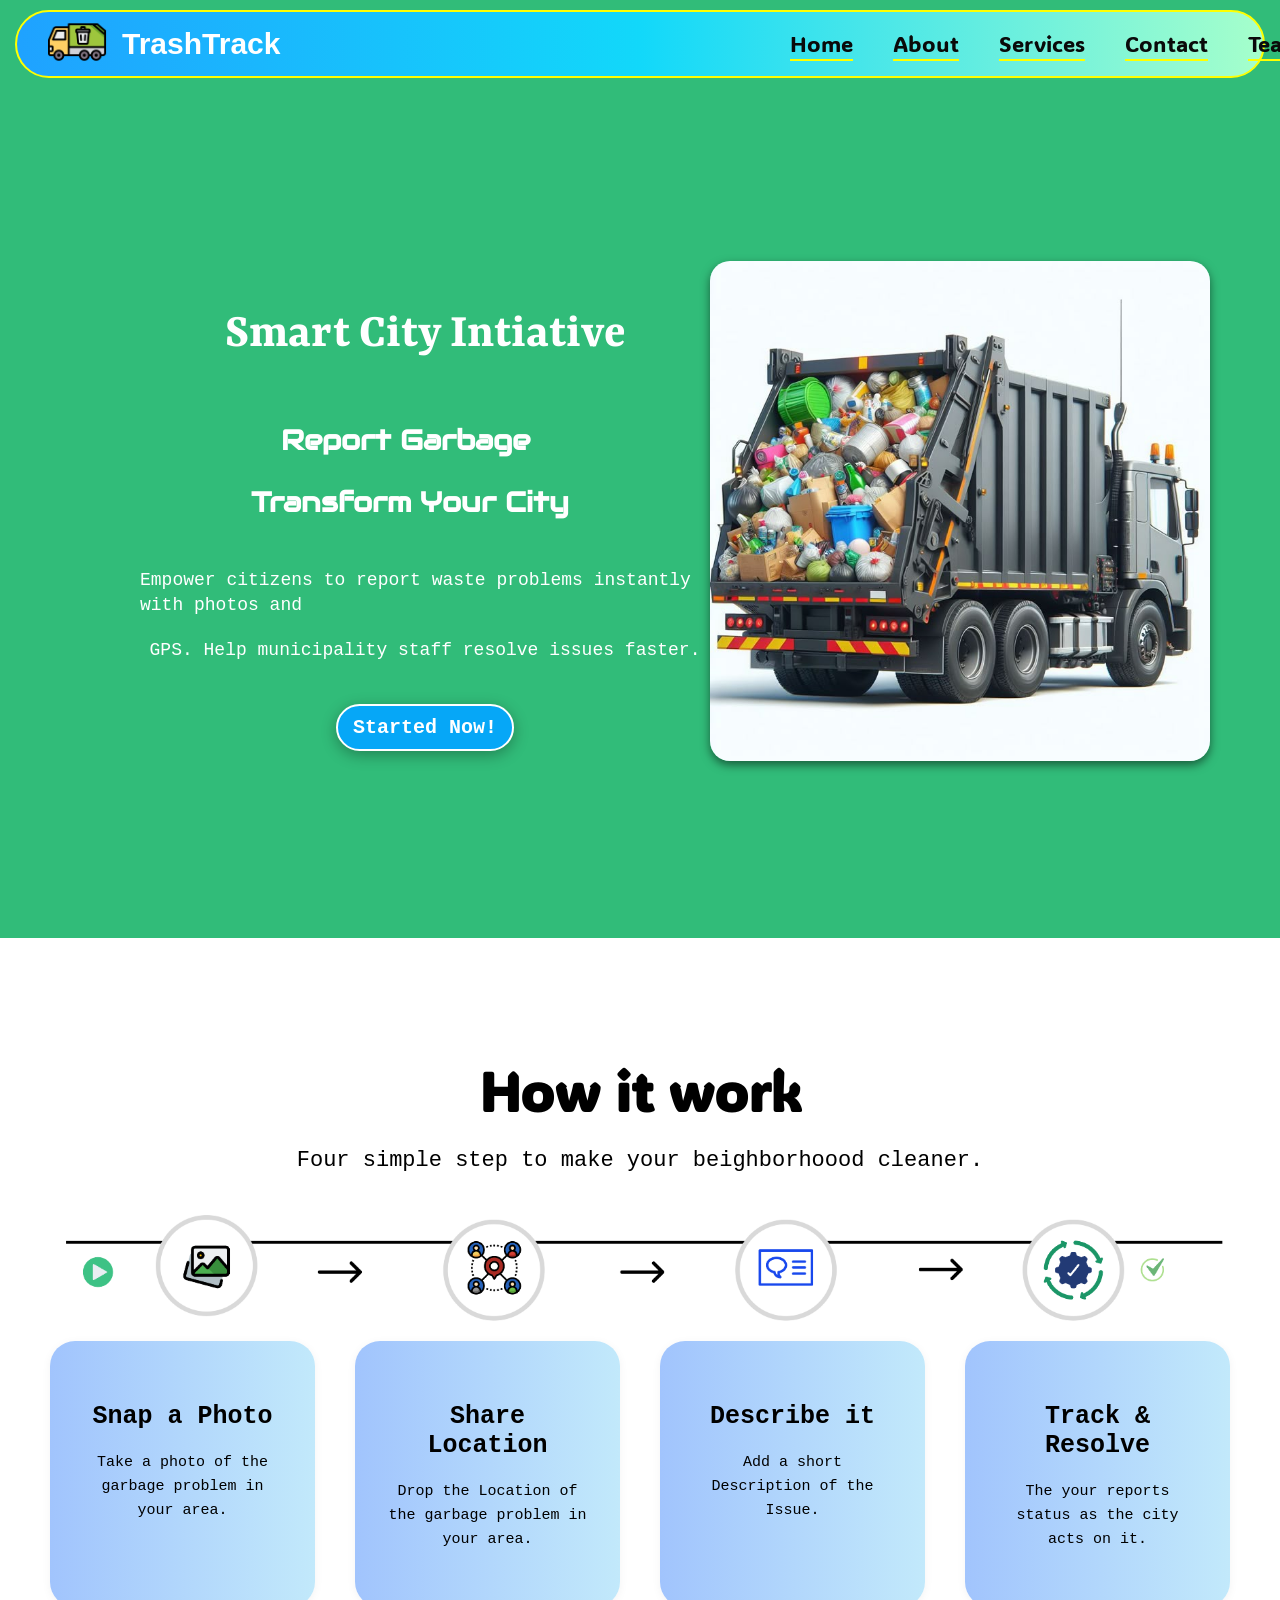
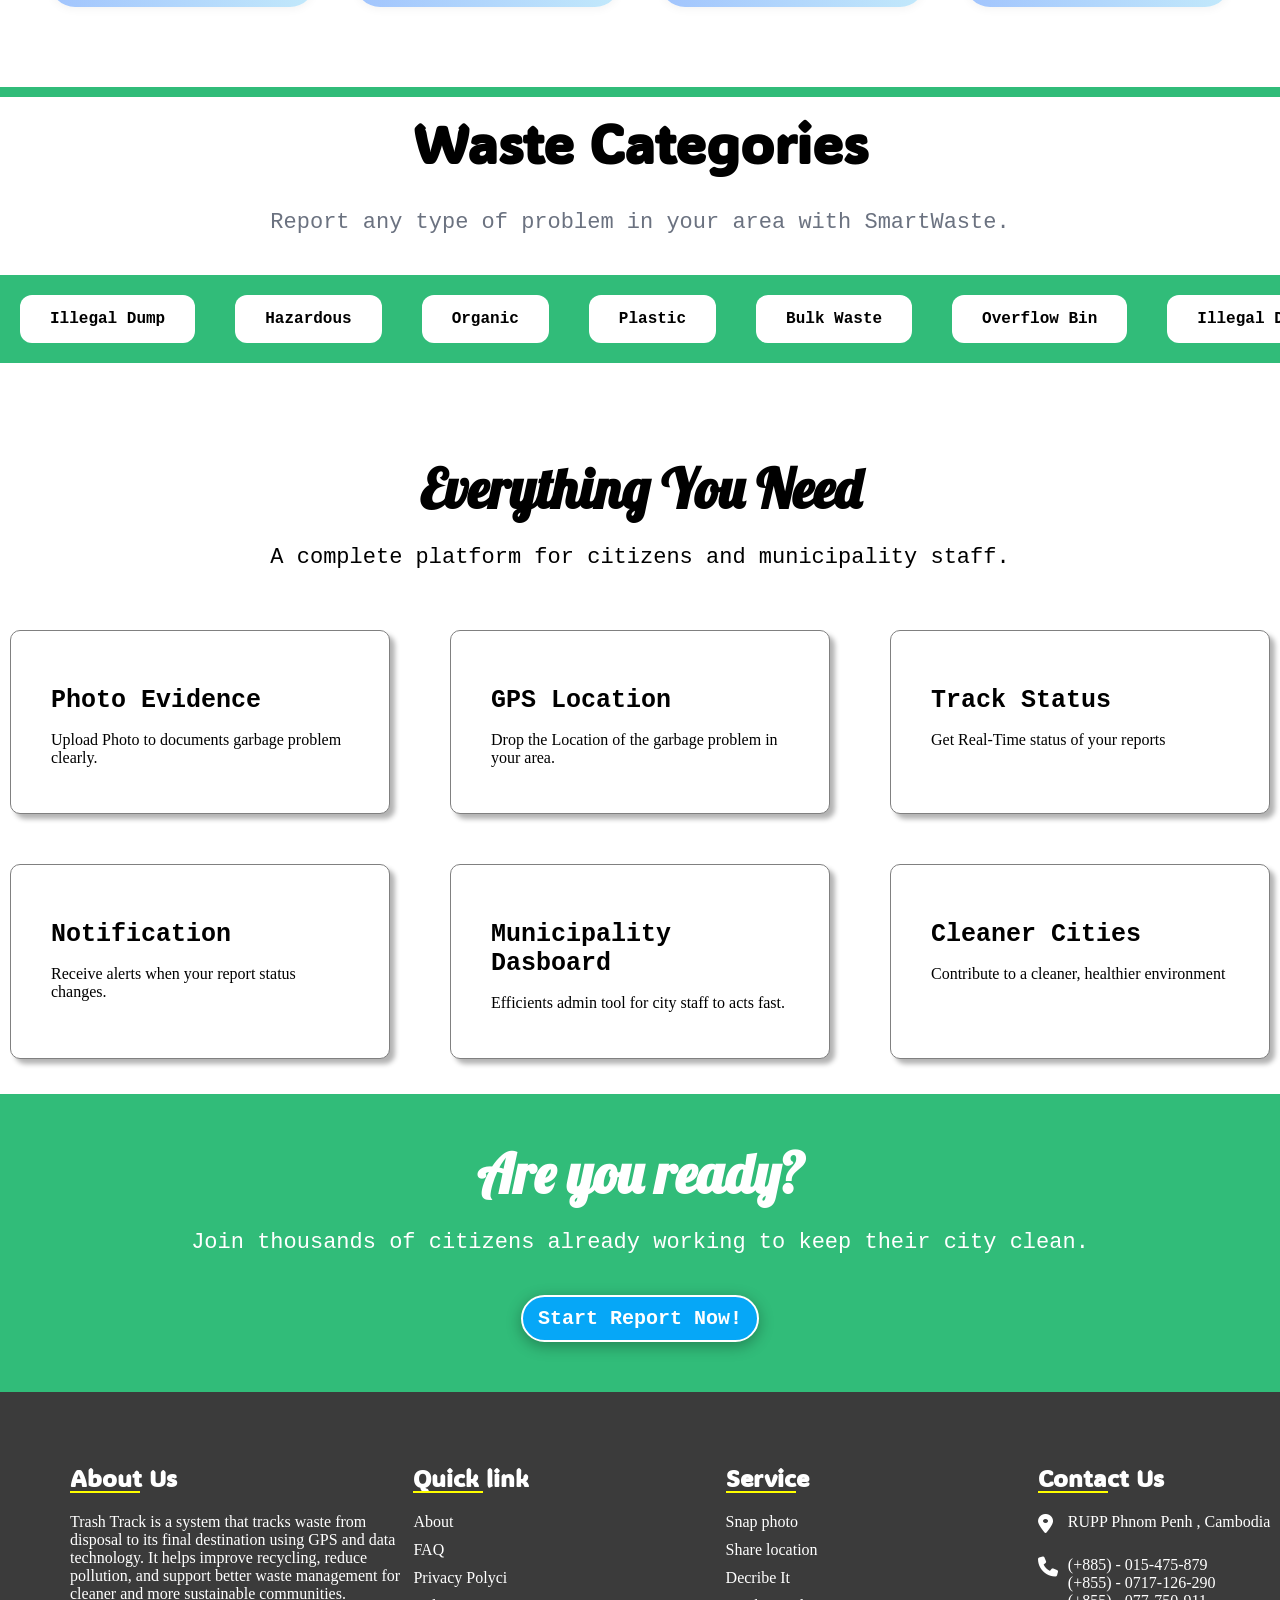
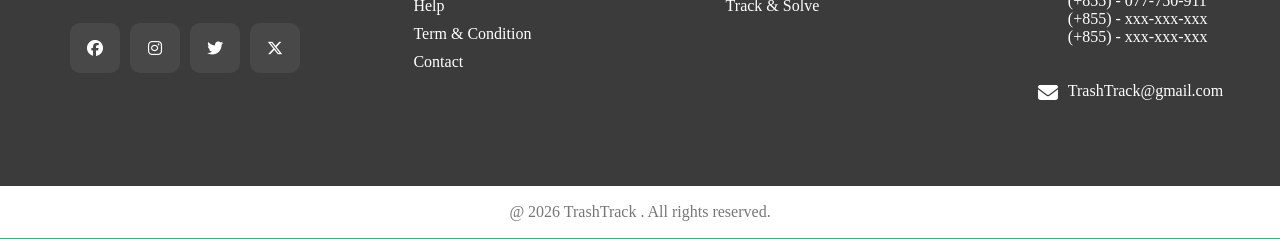
<file: index.html>
<!doctype html>
<html lang="en">
  <head>
    <meta charset="UTF-8" />
    <meta name="viewport" content="width=device-width, initial-scale=1.0" />
    <title>Smart Waste</title>
    <script src="Eng_kh.js" defer></script>

    <link rel="stylesheet" href="styles.css" />
    <link rel="preconnect" href="https://fonts.googleapis.com" />
    <link rel="preconnect" href="https://fonts.gstatic.com" crossorigin />
    <link
      href="https://fonts.googleapis.com/css2?family=Archivo+Black&family=Lobster&display=swap"
      rel="stylesheet"
    />
    <link rel="preconnect" href="https://fonts.googleapis.com" />
    <link rel="preconnect" href="https://fonts.gstatic.com" crossorigin />
    <link
      href="https://fonts.googleapis.com/css2?family=Yrsa:wght@300;400;500;600;700&display=swap"
      rel="stylesheet"
    />
    <link rel="preconnect" href="https://fonts.googleapis.com" />
    <link rel="preconnect" href="https://fonts.gstatic.com" crossorigin />
    <link
      href="https://fonts.googleapis.com/css2?family=Audiowide&display=swap"
      rel="stylesheet"
    />
    <link
      href="https://fonts.googleapis.com/css2?family=ADLaM+Display&display=swap"
      rel="stylesheet"
    />
    <link
      href="https://fonts.googleapis.com/css2?family=ADLaM+Display&display=swap"
      rel="stylesheet"
    />
    <link
      rel="stylesheet"
      href="https://cdnjs.cloudflare.com/ajax/libs/font-awesome/6.5.1/css/all.min.css"
    />
    <link rel="stylesheet" href="https://cdn.jsdelivr.net/npm/bootstrap-icons@1.13.1/font/bootstrap-icons.min.css">
  </head>
  <body>
    <div class="container">
      <div class="nav-bar">
        <div class="logo"><img src="Image/garbage-truck.png" alt="" /></div>
        <div class="logo1">TrashTrack</div>
          <ul class="nav-link">
            <li class="men"><a href="#home">Home</a></li>
            <li class="men"><a href="#home">About</a></li>
            <li class="men"><a href="#home">Services</a></li>
            <li class="men"><a href="#home">Contact</a></li>
            <li class="men"><a href="#home">Team</a></li>
            <li class="lang-logo"><a href="" style="color: rgb(7, 7, 248);"><i class="bi bi-globe"></i></a></li>
            <li class="lang-ch">
              <select class="form-select" id="lang-select">
                <option value="index.html" selected>
                    English
                </option>
                <option value="index_khmer.html">
                    Khmer
                </option>
              </select>
            </li>
          </ul>
      </div>



      <div class="hom">
        <div class="hero">
          <h2 class="badge">Smart City Intiative</h2>

          <!--Main Title-->
          <div class="report">
            <h3>Report Garbage</h3>
            <h3 class="tra">Transform Your City</h3>
          </div>

          <!--Description-->
          <div class="p">
            <p>
              Empower citizens to report waste problems instantly with photos
              and
            </p>
            <p class="hel">
              GPS. Help municipality staff resolve issues faster.
            </p>
          </div>

          <div class="buttons">
            <a href="upload_image.html">
              <button class="btn-getstart">Started Now!</button>
            </a>
          </div>
        </div>
        <div class="ph">
          <img src="Image/Garbage Truck.jpg" alt="" />
        </div>
      </div>

      <div class="how-it-work">
        <!--Title-->
        <h1>How it work</h1>

        <!--Sub Title-->
        <p class="sub-title">
          Four simple step to make your beighborhoood cleaner.
        </p>

        <div class="work">
          <img src="/Image/Screenshot 2026-05-28 225859.png" alt="" />
        </div>

        <!-- Card Container-->
        <div class="card-container">
          <!-- Card 1 -->
          <div class="card">
            <h2>Snap a Photo</h2>

            <p>Take a photo of the garbage problem in your area.</p>
          </div>

          <!-- Card 2 -->
          <div class="card">
            <h2>Share Location</h2>

            <p>Drop the Location of the garbage problem in your area.</p>
          </div>

          <!-- Card 3 -->
          <div class="card">
            <h2>Describe it</h2>

            <p>Add a short Description of the Issue.</p>
          </div>

          <!-- Card 4 -->
          <div class="card">
            <h2>Track & Resolve</h2>

            <p>The your reports status as the city acts on it.</p>
          </div>
        </div>
      </div>

      <div class="catagories">
        <h2>Waste Categories</h2>

        <p>Report any type of problem in your area with SmartWaste.</p>
        <div class="slider">
          <div class="slide-track">
            <!-- set 1 -->
            <div class="categories-types">Illegal Dump</div>
            <div class="categories-types">Hazardous</div>
            <div class="categories-types">Organic</div>
            <div class="categories-types">Plastic</div>
            <div class="categories-types">Bulk Waste</div>
            <div class="categories-types">Overflow Bin</div>

            <!-- set 2 -->
            <div class="categories-types">Illegal Dump</div>
            <div class="categories-types">Hazardous</div>
            <div class="categories-types">Organic</div>
            <div class="categories-types">Plastic</div>
            <div class="categories-types">Bulk Waste</div>
            <div class="categories-types">Overflow Bin</div>
            <!-- set ៣ -->
            <div class="categories-types">Illegal Dump</div>
            <div class="categories-types">Hazardous</div>
            <div class="categories-types">Organic</div>
            <div class="categories-types">Plastic</div>
            <div class="categories-types">Bulk Waste</div>
            <div class="categories-types">Overflow Bin</div>
            <!-- set ៤ -->
            <div class="categories-types">Illegal Dump</div>
            <div class="categories-types">Hazardous</div>
            <div class="categories-types">Organic</div>
            <div class="categories-types">Plastic</div>
            <div class="categories-types">Bulk Waste</div>
            <div class="categories-types">Overflow Bin</div>
          </div>
        </div>
      </div>

      <div class="everything-u-need">
        <h2 class="title">Everything You Need</h2>

        <p class="sub-title">
          A complete platform for citizens and municipality staff.
        </p>

        <div class="everything-u-need-container">
          <div class="everything-u-need-card">
            <h3>Photo Evidence</h3>

            <p>Upload Photo to documents garbage problem clearly.</p>
          </div>

          <div class="everything-u-need-card">
            <h3>GPS Location</h3>

            <p>Drop the Location of the garbage problem in your area.</p>
          </div>

          <div class="everything-u-need-card">
            <h3>Track Status</h3>

            <p>Get Real-Time status of your reports</p>
          </div>
        </div>

        <div class="everything-u-need-container">
          <div class="everything-u-need-card">
            <h3>Notification</h3>

            <p>Receive alerts when your report status changes.</p>
          </div>

          <div class="everything-u-need-card">
            <h3>Municipality Dasboard</h3>

            <p>Efficients admin tool for city staff to acts fast.</p>
          </div>

          <div class="everything-u-need-card">
            <h3>Cleaner Cities</h3>

            <p>Contribute to a cleaner, healthier environment</p>
          </div>
        </div>
      </div>

      <!--Footer-->

      <div class="footer">
        <h2>Are you ready?</h2>

        <p>
          Join thousands of citizens already working to keep their city clean.
        </p>

        <div class="buttons">
          <button class="btn-getstart">Start Report Now!</button>
        </div>
      </div>

      <footer>

        <div class="container">
          <div class="about">
            <h2>About Us</h2>
            
            <p>
              Trash Track is a system that tracks waste from disposal 
              to its final destination using GPS and data technology. 
              It helps improve recycling, reduce pollution, and support
              better waste management for cleaner and more sustainable
              communities.
            </p>
            
          <div class="icon">
            <li><a href="#"><i class="fa-brands fa-facebook"></i></a></li>

            <li><a href="#"><i class="fa-brands fa-instagram"></i></a></li>

            <li><a href="#"><i class="fa-brands fa-twitter"></i></a></li>
            
            <li><a href="#"><i class="fa-brands fa-x-twitter"></i></a></li>
          </div>
        </div>
        <div class="about quick">
          <h2>Quick link</h2>
          
            <li><a href="">About</a></li>
            <li><a href="">FAQ</a></li>
            <li><a href="">Privacy Polyci</a></li>
            <li><a href="">Help</a></li>
            <li><a href="">Term & Condition</a></li>
            <li><a href="">Contact</a></li>
          
        </div>
        <div class="about quick">
          <h2>Service</h2>
          
            <li><a href="">Snap photo</a></li>
            <li><a href="">Share location</a></li>
            <li><a href="">Decribe It</a></li>
            <li><a href="">Track & Solve</a></li>
          
        </div>
        <div class="about">
          <h2>Contact Us</h2>
          <div class="info">
            <li>
              <span><i class="fa-solid fa-location-dot"></i></span>
              <span>RUPP 
                Phnom Penh , Cambodia</span>
              </li>
              
              <li>
                <span> <i class="fa-solid fa-phone"></i> </span>
                <p  class="phon">
                  (+885) - 015-475-879<br>
                  (+855) - 0717-126-290<br>
                  (+855) - 077-750-911<br>
                  (+855) - xxx-xxx-xxx<br>
                  (+855) - xxx-xxx-xxx
                </p>
                </li>
                <li>
                  <span><i class="fa-solid fa-envelope"></i></span>
                  <p  class="phon"><a href="">TrashTrack@gmail.com</a></p>
             
                  </li>
                </div>
                
              </div>
            </div>
          </ul>
        </footer>
        <div class="copyright">
          <p>@ 2026 TrashTrack . All rights reserved.</p>
        </div>
  </body>
  </html>
</file>
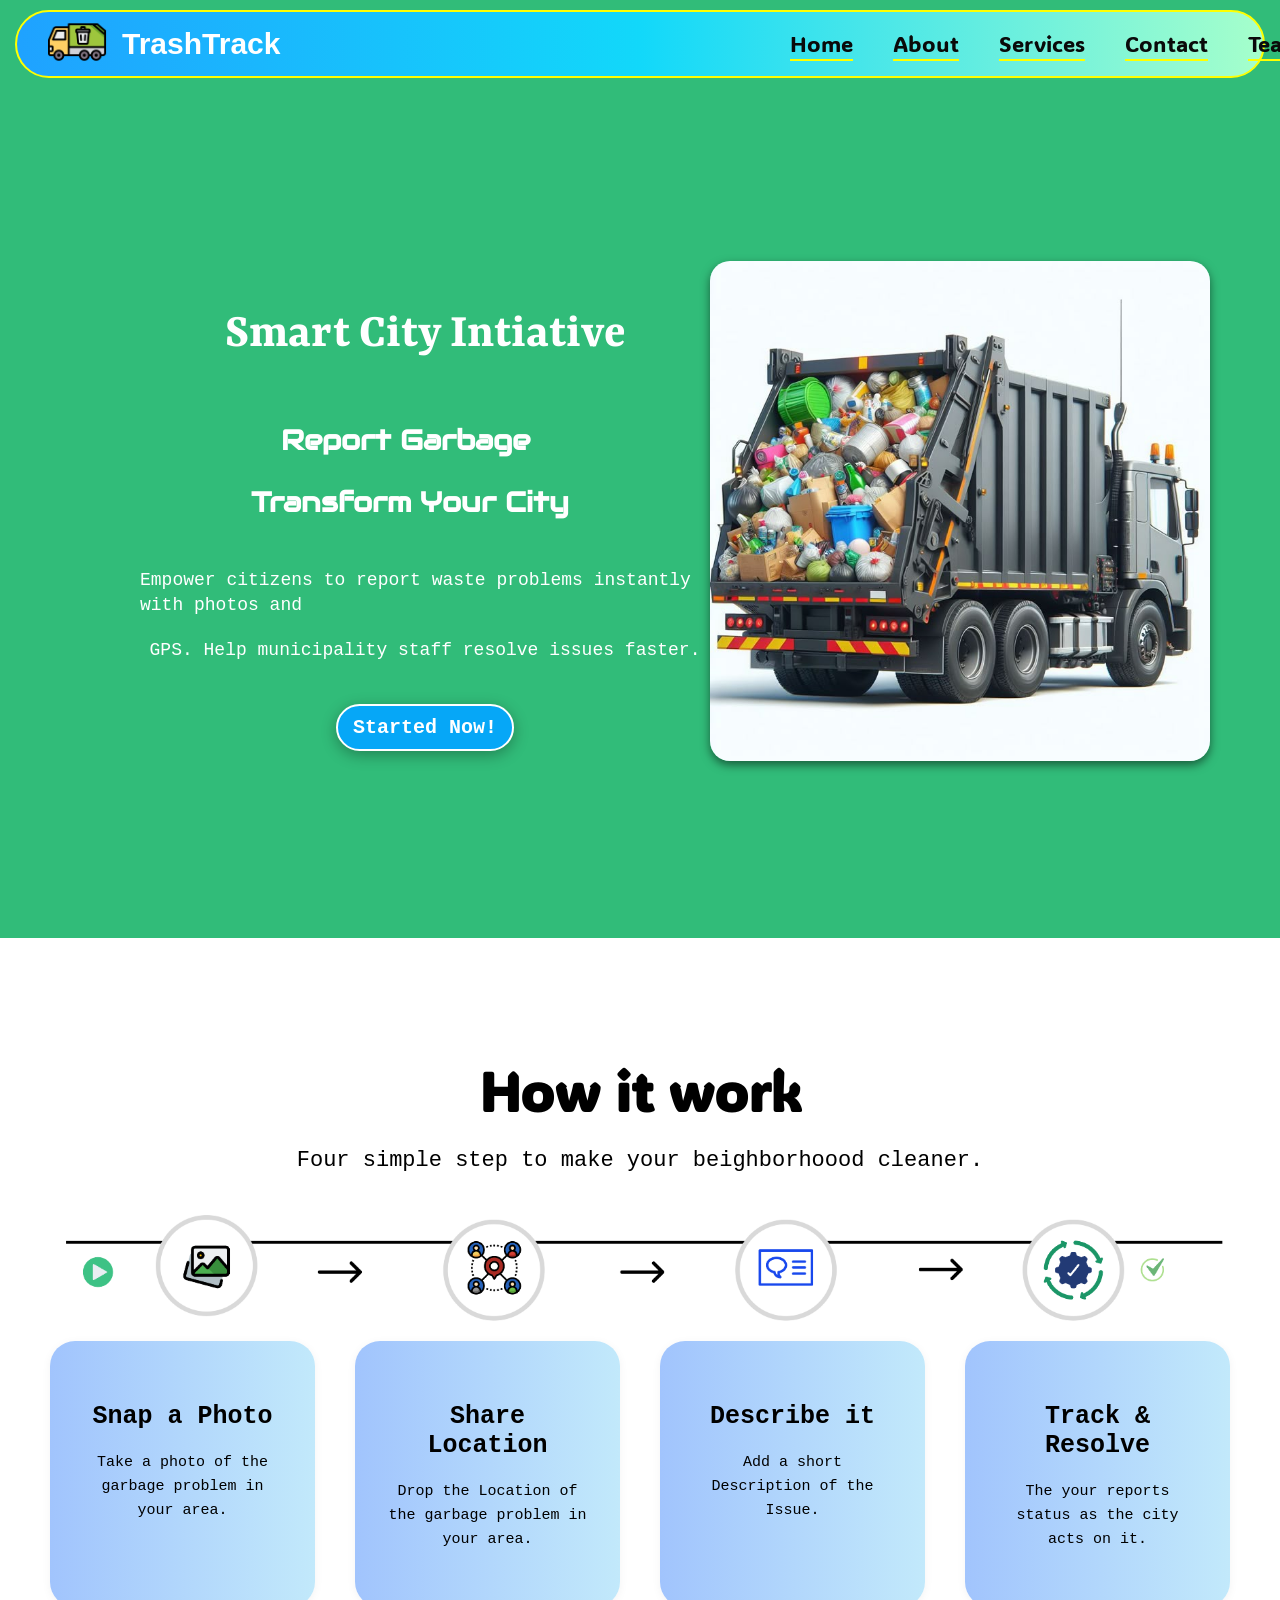
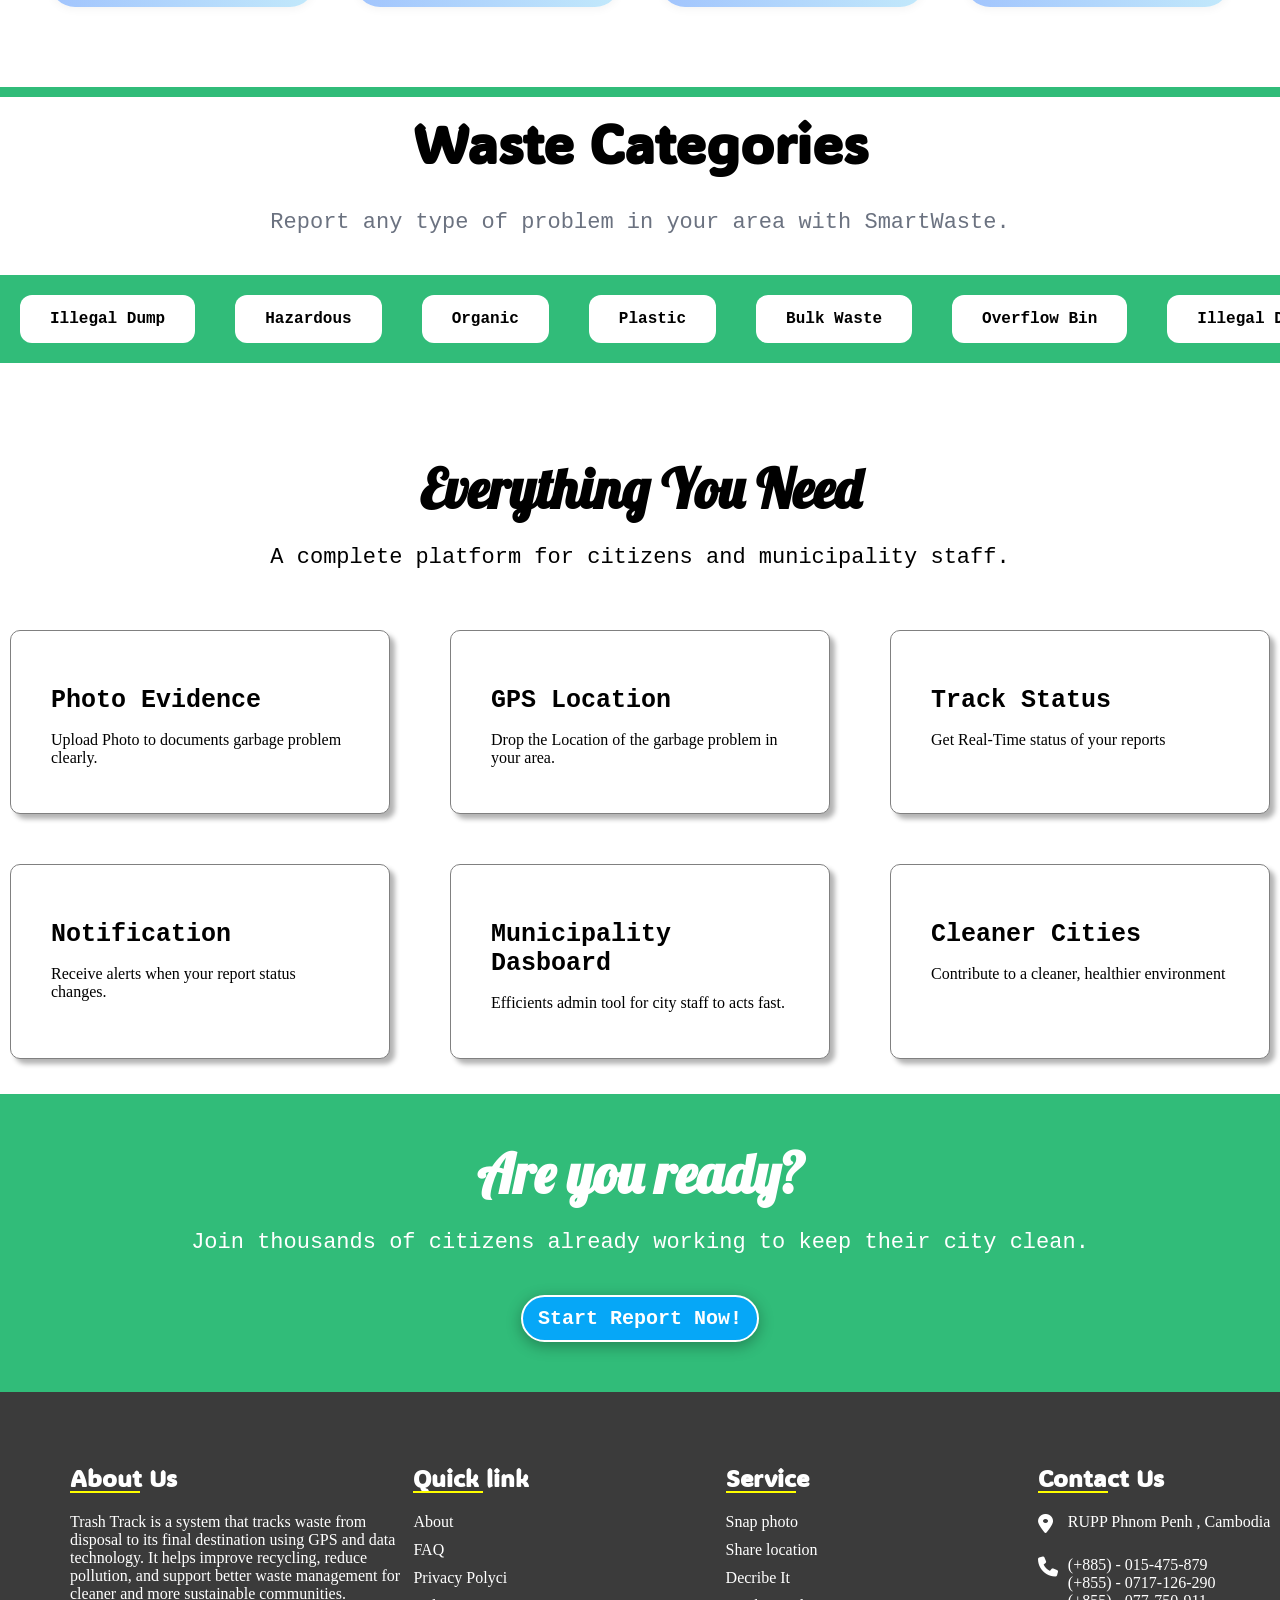
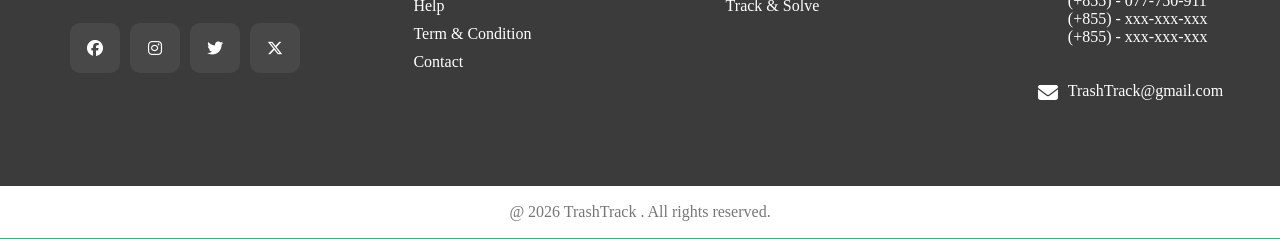
<file: HTML/index.html>
<!doctype html>
<html lang="en">
  <head>
    <meta charset="UTF-8" />
    <meta name="viewport" content="width=device-width, initial-scale=1.0" />
    <title>Smart Waste</title>
    <script src="/JAVA_SCRIPT/Eng_kh.js" defer></script>

    <link rel="stylesheet" href="/CSS/styles.css" />
    <link rel="preconnect" href="https://fonts.googleapis.com" />
    <link rel="preconnect" href="https://fonts.gstatic.com" crossorigin />
    <link
      href="https://fonts.googleapis.com/css2?family=Archivo+Black&family=Lobster&display=swap"
      rel="stylesheet"
    />
    <link rel="preconnect" href="https://fonts.googleapis.com" />
    <link rel="preconnect" href="https://fonts.gstatic.com" crossorigin />
    <link
      href="https://fonts.googleapis.com/css2?family=Yrsa:wght@300;400;500;600;700&display=swap"
      rel="stylesheet"
    />
    <link rel="preconnect" href="https://fonts.googleapis.com" />
    <link rel="preconnect" href="https://fonts.gstatic.com" crossorigin />
    <link
      href="https://fonts.googleapis.com/css2?family=Audiowide&display=swap"
      rel="stylesheet"
    />
    <link
      href="https://fonts.googleapis.com/css2?family=ADLaM+Display&display=swap"
      rel="stylesheet"
    />
    <link
      href="https://fonts.googleapis.com/css2?family=ADLaM+Display&display=swap"
      rel="stylesheet"
    />
    <link
      rel="stylesheet"
      href="https://cdnjs.cloudflare.com/ajax/libs/font-awesome/6.5.1/css/all.min.css"
    />
    <link rel="stylesheet" href="https://cdn.jsdelivr.net/npm/bootstrap-icons@1.13.1/font/bootstrap-icons.min.css">
  </head>
  <body>
    <div class="container">
      <div class="nav-bar">
        <div class="logo"><img src="/Image/garbage-truck.png" alt="" /></div>
        <div class="logo1">TrashTrack</div>
          <ul class="nav-link">
            <li class="men"><a href="#home">Home</a></li>
            <li class="men"><a href="#home">About</a></li>
            <li class="men"><a href="#home">Services</a></li>
            <li class="men"><a href="#home">Contact</a></li>
            <li class="men"><a href="#home">Team</a></li>
            <li class="lang-logo"><a href="" style="color: rgb(7, 7, 248);"><i class="bi bi-globe"></i></a></li>
            <li class="lang-ch">
              <select class="form-select" id="lang-select">
                <option value="index.html" selected>
                    English
                </option>
                <option value="index_khmer.html">
                    Khmer
                </option>
              </select>
            </li>
          </ul>
      </div>



      <div class="hom">
        <div class="hero">
          <h2 class="badge">Smart City Intiative</h2>

          <!--Main Title-->
          <div class="report">
            <h3>Report Garbage</h3>
            <h3 class="tra">Transform Your City</h3>
          </div>

          <!--Description-->
          <div class="p">
            <p>
              Empower citizens to report waste problems instantly with photos
              and
            </p>
            <p class="hel">
              GPS. Help municipality staff resolve issues faster.
            </p>
          </div>

          <div class="buttons">
            <a href="upload_image.html">
              <button class="btn-getstart">Started Now!</button>
            </a>
          </div>
        </div>
        <div class="ph">
          <img src="/Image/Garbage Truck.jpg" alt="" />
        </div>
      </div>

      <div class="how-it-work">
        <!--Title-->
        <h1>How it work</h1>

        <!--Sub Title-->
        <p class="sub-title">
          Four simple step to make your beighborhoood cleaner.
        </p>

        <div class="work">
          <img src="/Image/Screenshot 2026-05-28 225859.png" alt="" />
        </div>

        <!-- Card Container-->
        <div class="card-container">
          <!-- Card 1 -->
          <div class="card">
            <h2>Snap a Photo</h2>

            <p>Take a photo of the garbage problem in your area.</p>
          </div>

          <!-- Card 2 -->
          <div class="card">
            <h2>Share Location</h2>

            <p>Drop the Location of the garbage problem in your area.</p>
          </div>

          <!-- Card 3 -->
          <div class="card">
            <h2>Describe it</h2>

            <p>Add a short Description of the Issue.</p>
          </div>

          <!-- Card 4 -->
          <div class="card">
            <h2>Track & Resolve</h2>

            <p>The your reports status as the city acts on it.</p>
          </div>
        </div>
      </div>

      <div class="catagories">
        <h2>Waste Categories</h2>

        <p>Report any type of problem in your area with SmartWaste.</p>
        <div class="slider">
          <div class="slide-track">
            <!-- set 1 -->
            <div class="categories-types">Illegal Dump</div>
            <div class="categories-types">Hazardous</div>
            <div class="categories-types">Organic</div>
            <div class="categories-types">Plastic</div>
            <div class="categories-types">Bulk Waste</div>
            <div class="categories-types">Overflow Bin</div>

            <!-- set 2 -->
            <div class="categories-types">Illegal Dump</div>
            <div class="categories-types">Hazardous</div>
            <div class="categories-types">Organic</div>
            <div class="categories-types">Plastic</div>
            <div class="categories-types">Bulk Waste</div>
            <div class="categories-types">Overflow Bin</div>
            <!-- set ៣ -->
            <div class="categories-types">Illegal Dump</div>
            <div class="categories-types">Hazardous</div>
            <div class="categories-types">Organic</div>
            <div class="categories-types">Plastic</div>
            <div class="categories-types">Bulk Waste</div>
            <div class="categories-types">Overflow Bin</div>
            <!-- set ៤ -->
            <div class="categories-types">Illegal Dump</div>
            <div class="categories-types">Hazardous</div>
            <div class="categories-types">Organic</div>
            <div class="categories-types">Plastic</div>
            <div class="categories-types">Bulk Waste</div>
            <div class="categories-types">Overflow Bin</div>
          </div>
        </div>
      </div>

      <div class="everything-u-need">
        <h2 class="title">Everything You Need</h2>

        <p class="sub-title">
          A complete platform for citizens and municipality staff.
        </p>

        <div class="everything-u-need-container">
          <div class="everything-u-need-card">
            <h3>Photo Evidence</h3>

            <p>Upload Photo to documents garbage problem clearly.</p>
          </div>

          <div class="everything-u-need-card">
            <h3>GPS Location</h3>

            <p>Drop the Location of the garbage problem in your area.</p>
          </div>

          <div class="everything-u-need-card">
            <h3>Track Status</h3>

            <p>Get Real-Time status of your reports</p>
          </div>
        </div>

        <div class="everything-u-need-container">
          <div class="everything-u-need-card">
            <h3>Notification</h3>

            <p>Receive alerts when your report status changes.</p>
          </div>

          <div class="everything-u-need-card">
            <h3>Municipality Dasboard</h3>

            <p>Efficients admin tool for city staff to acts fast.</p>
          </div>

          <div class="everything-u-need-card">
            <h3>Cleaner Cities</h3>

            <p>Contribute to a cleaner, healthier environment</p>
          </div>
        </div>
      </div>

      <!--Footer-->

      <div class="footer">
        <h2>Are you ready?</h2>

        <p>
          Join thousands of citizens already working to keep their city clean.
        </p>

        <div class="buttons">
          <button class="btn-getstart">Start Report Now!</button>
        </div>
      </div>

      <footer>

        <div class="container">
          <div class="about">
            <h2>About Us</h2>
            
            <p>
              Trash Track is a system that tracks waste from disposal 
              to its final destination using GPS and data technology. 
              It helps improve recycling, reduce pollution, and support
              better waste management for cleaner and more sustainable
              communities.
            </p>
            
          <div class="icon">
            <li><a href="#"><i class="fa-brands fa-facebook"></i></a></li>

            <li><a href="#"><i class="fa-brands fa-instagram"></i></a></li>

            <li><a href="#"><i class="fa-brands fa-twitter"></i></a></li>
            
            <li><a href="#"><i class="fa-brands fa-x-twitter"></i></a></li>
          </div>
        </div>
        <div class="about quick">
          <h2>Quick link</h2>
          
            <li><a href="">About</a></li>
            <li><a href="">FAQ</a></li>
            <li><a href="">Privacy Polyci</a></li>
            <li><a href="">Help</a></li>
            <li><a href="">Term & Condition</a></li>
            <li><a href="">Contact</a></li>
          
        </div>
        <div class="about quick">
          <h2>Service</h2>
          
            <li><a href="">Snap photo</a></li>
            <li><a href="">Share location</a></li>
            <li><a href="">Decribe It</a></li>
            <li><a href="">Track & Solve</a></li>
          
        </div>
        <div class="about">
          <h2>Contact Us</h2>
          <div class="info">
            <li>
              <span><i class="fa-solid fa-location-dot"></i></span>
              <span>RUPP 
                Phnom Penh , Cambodia</span>
              </li>
              
              <li>
                <span> <i class="fa-solid fa-phone"></i> </span>
                <p  class="phon">
                  (+885) - 015-475-879<br>
                  (+855) - 0717-126-290<br>
                  (+855) - 077-750-911<br>
                  (+855) - xxx-xxx-xxx<br>
                  (+855) - xxx-xxx-xxx
                </p>
                </li>
                <li>
                  <span><i class="fa-solid fa-envelope"></i></span>
                  <p  class="phon"><a href="">TrashTrack@gmail.com</a></p>
             
                  </li>
                </div>
                
              </div>
            </div>
          </ul>
        </footer>
        <div class="copyright">
          <p>@ 2026 TrashTrack . All rights reserved.</p>
        </div>
  </body>
  </html>
</file>
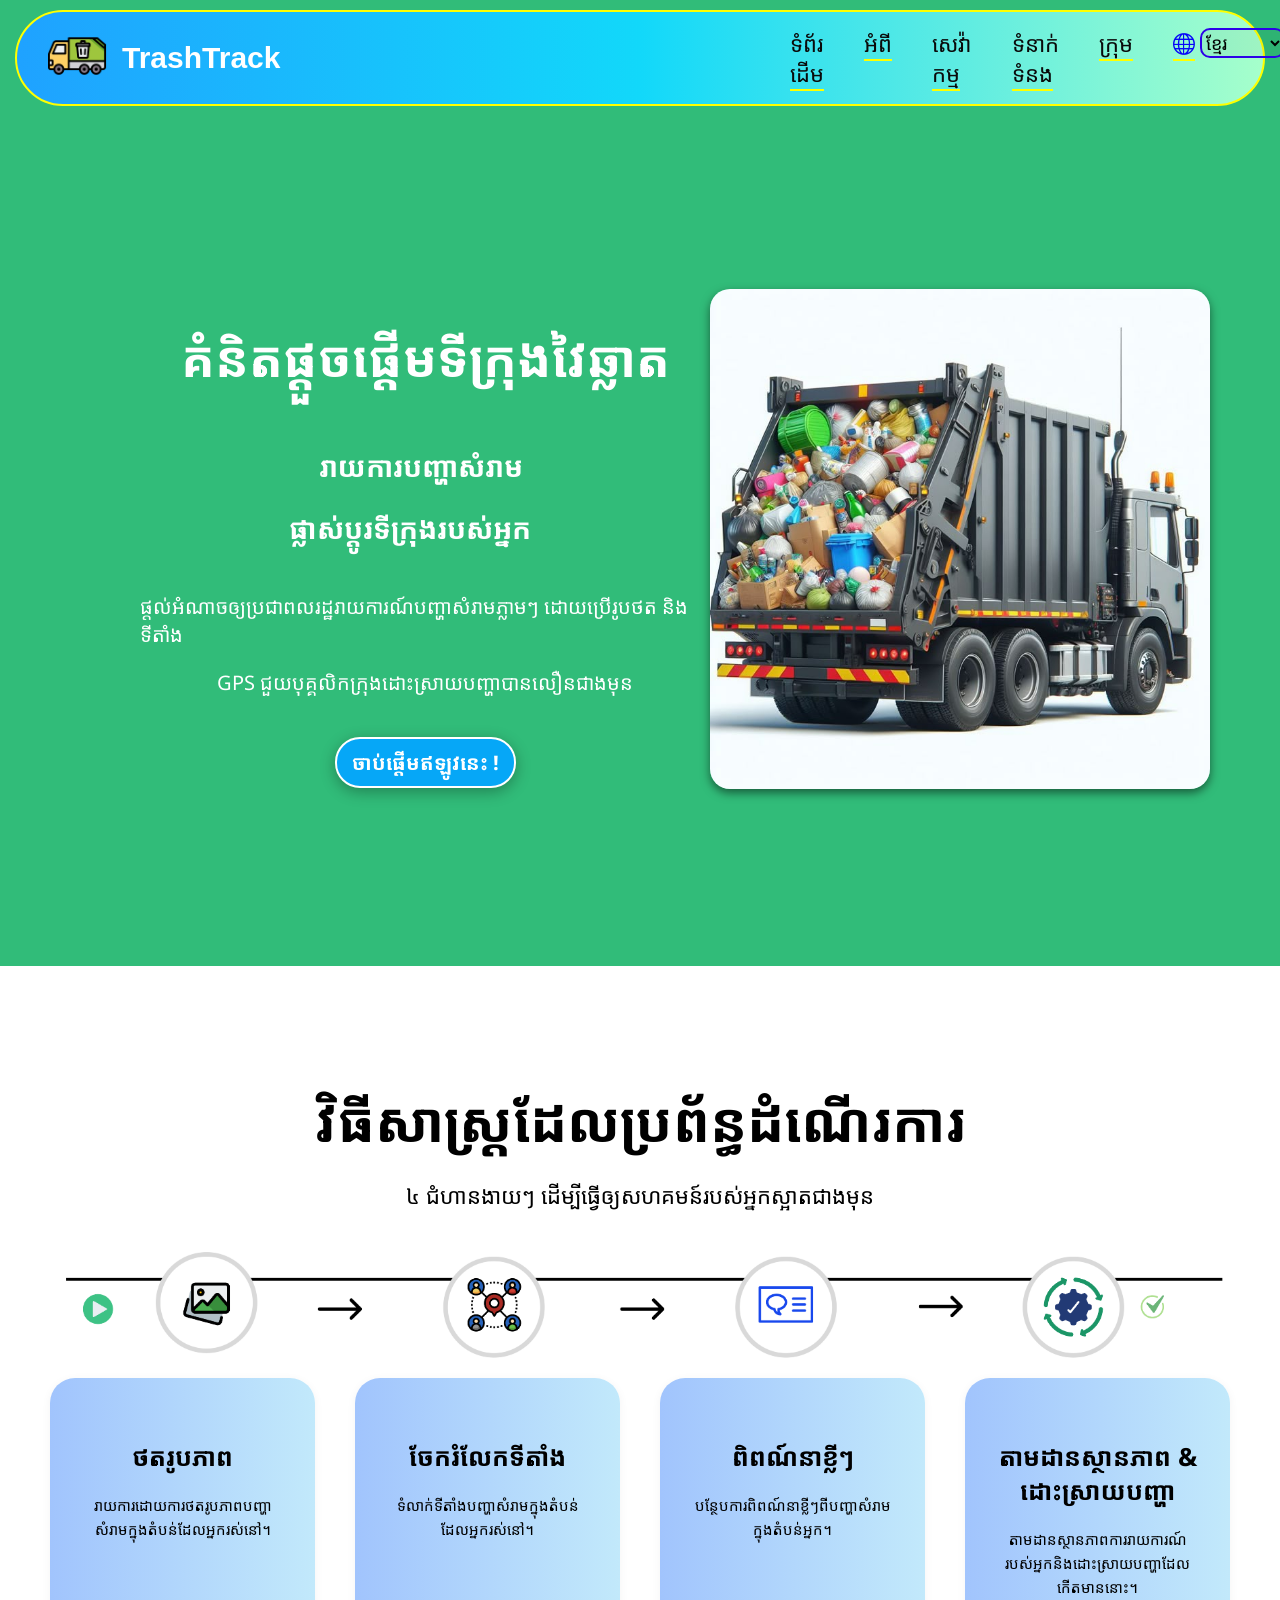
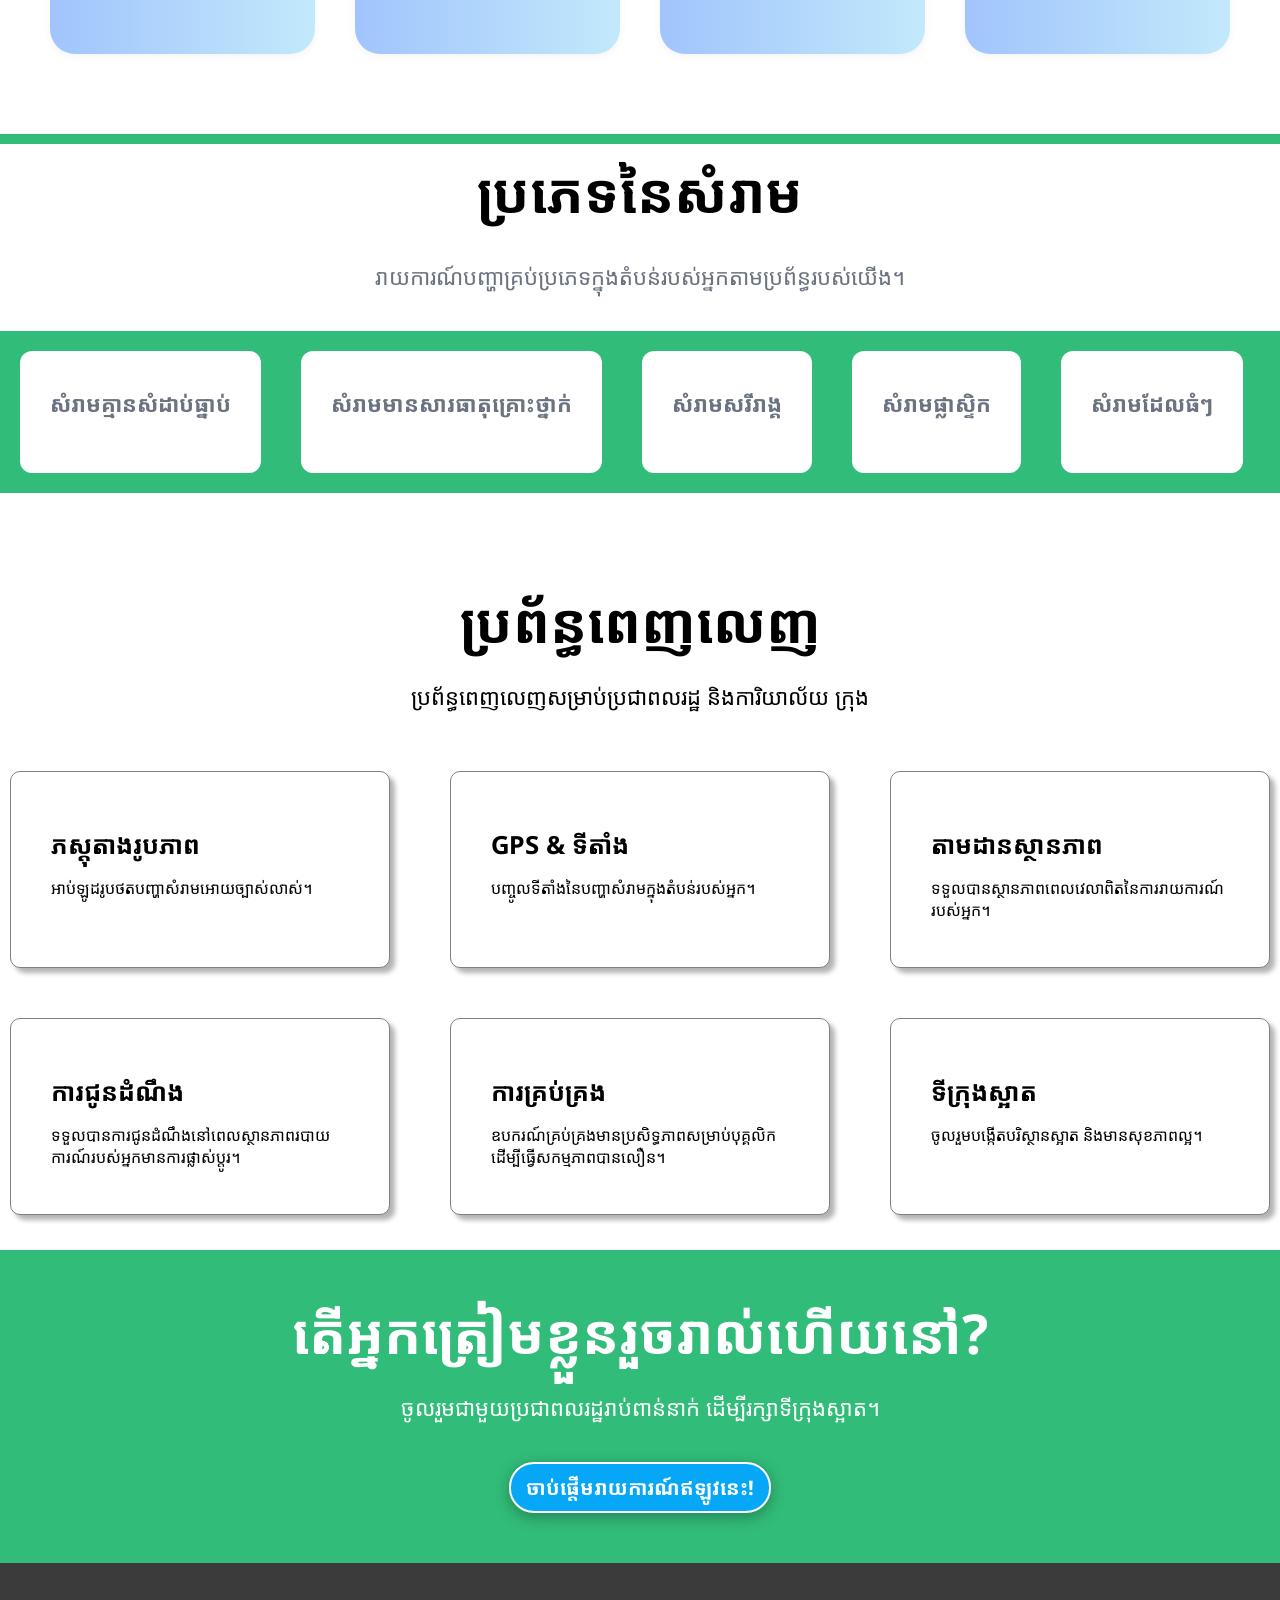
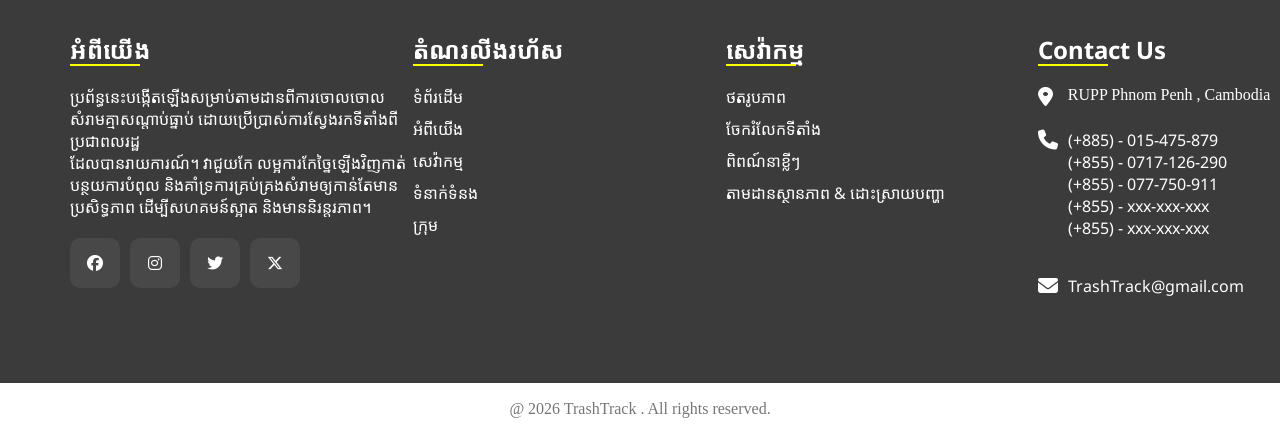
<file: index_khmer.html>
<!doctype html>
<html lang="en">
  <head>
    <meta charset="UTF-8" />
    <meta name="viewport" content="width=device-width, initial-scale=1.0" />
    <title>Smart Waste</title>
    <link rel="stylesheet" href="CSS/styles_khmer.css" />
    <script src="Eng_kh.js" defer></script>

    <!-- បន្ថែម Link Google Fonts នេះទៅក្នុង <head> -->
    <!-- <link rel="preconnect" href="https://fonts.googleapis.com"> -->
    <!-- <link rel="preconnect" href="https://fonts.gstatic.com" crossorigin> -->
    <!-- <link href="https://fonts.googleapis.com/css2?family=Koulen&family=Noto+Sans+Khmer:wght@100..900&display=swap" rel="stylesheet"> -->

    <link rel="preconnect" href="https://fonts.googleapis.com" />
    <link rel="preconnect" href="https://fonts.gstatic.com" crossorigin />
    <link
      href="https://fonts.googleapis.com/css2?family=Archivo+Black&family=Lobster&display=swap"
      rel="stylesheet"
    />
    <link rel="preconnect" href="https://fonts.googleapis.com" />
    <link rel="preconnect" href="https://fonts.gstatic.com" crossorigin />
    <link
      href="https://fonts.googleapis.com/css2?family=Yrsa:wght@300;400;500;600;700&display=swap"
      rel="stylesheet"
    />
    <link rel="preconnect" href="https://fonts.googleapis.com" />
    <link rel="preconnect" href="https://fonts.gstatic.com" crossorigin />
    <link
      href="https://fonts.googleapis.com/css2?family=Audiowide&display=swap"
      rel="stylesheet"
    />
    <link
      href="https://fonts.googleapis.com/css2?family=ADLaM+Display&display=swap"
      rel="stylesheet"
    />
    <link
      href="https://fonts.googleapis.com/css2?family=ADLaM+Display&display=swap"
      rel="stylesheet"
    />
    <link
      rel="stylesheet"
      href="https://cdnjs.cloudflare.com/ajax/libs/font-awesome/6.5.1/css/all.min.css"
    />
    <link rel="stylesheet" href="https://cdn.jsdelivr.net/npm/bootstrap-icons@1.13.1/font/bootstrap-icons.min.css">
    <link href="https://fonts.googleapis.com/css2?family=Noto+Sans+Khmer:wght@400;700&display=swap" rel="stylesheet">
</head>
  <body>
    <div class="container">
      <div class="nav-bar">
        <div class="logo"><img src="Image/garbage-truck.png" alt="" /></div>
        <div class="logo1">TrashTrack</div>
          <ul class="nav-link">
            <li class="men"><a href="#home">ទំព័រដើម</a></li>
            <li class="men"><a href="#home">អំពី</a></li>
            <li class="men"><a href="#home">សេវ៉ាកម្ម</a></li>
            <li class="men"><a href="#home">ទំនាក់ទំនង</a></li>
            <li class="men"><a href="#home">ក្រុម</a></li>
            <li class="lang-logo"><a href="" style="color: rgb(7, 7, 248);"><i class="bi bi-globe"></i></a></li>
            <li class="lang-ch">
              <select class="form-select" id="lang-select">
                <option value="index.html" selected>
                    អង់គ្លេស
                </option>
                <option value="index_khmer.html">
                    ខ្មែរ
                </option>
              </select>
            </li>
          </ul>
      </div>


      <div class="hom">
        <div class="hero">
          <h2 class="badge">គំនិតផ្តួចផ្តើមទីក្រុងវៃឆ្លាត</h2>

          <!--Main Title-->
          <div class="report">
            <h3>រាយការបញ្ហាសំរាម</h3>
            <h3 class="tra">ផ្លាស់ប្ដូរទីក្រុងរបស់អ្នក</h3>
          </div>

          <!--Description-->
          <div class="p">
            <p>
              ផ្តល់អំណាចឲ្យប្រជាពលរដ្ឋរាយការណ៍បញ្ហាសំរាមភ្លាមៗ ដោយប្រើរូបថត និងទីតាំង
            </p>
            <p class="hel">
              GPS ជួយបុគ្គលិកក្រុងដោះស្រាយបញ្ហាបានលឿនជាងមុន

            </p>
          </div>

          <div class="buttons">
            <a href="upload_image_khmer.html">
              <button class="btn-getstart">ចាប់ផ្ដើមឥឡូវនេះ !</button>
            </a>
          </div>
        </div>
        <div class="ph">
          <img src="./Image/Garbage Truck.jpg" alt="" />
        </div>
      </div>

      <div class="how-it-work">
        <!--Title-->
        <h1>វិធីសាស្រ្តដែលប្រព័ន្ធដំណើរការ</h1>

        <!--Sub Title-->
        <p class="sub-title">
          ៤ ជំហានងាយៗ ដើម្បីធ្វើឲ្យសហគមន៍របស់អ្នកស្អាតជាងមុន
        </p>

        <div class="work">
          <img src="/Image/Screenshot 2026-05-28 225859.png" alt="" />
        </div>

        <!-- Card Container-->
        <div class="card-container">
          <!-- Card 1 -->
          <div class="card">
            <h2>ថតរូបភាព</h2>

            <p>រាយការដោយការថតរូបភាពបញ្ហាសំរាមក្នុងតំបន់ដែលអ្នករស់នៅ។</p>
          </div>

          <!-- Card 2 -->
          <div class="card">
            <h2>ចែករំលែកទីតាំង</h2>

            <p>ទំលាក់ទីតាំងបញ្ហាសំរាមក្នុងតំបន់ដែលអ្នករស់នៅ។</p>
          </div>

          <!-- Card 3 -->
          <div class="card">
            <h2>ពិពណ៍នាខ្លីៗ</h2>

            <p>បន្ថែបការពិពណ៍នាខ្លីៗពីបញ្ហាសំរាមក្នុងតំបន់អ្នក។</p>
          </div>

          <!-- Card 4 -->
          <div class="card">
            <h2>តាមដានស្ថានភាព & ដោះស្រាយបញ្ហា</h2>

            <p>តាមដានស្ថានភាពការរាយការណ៍របស់អ្នកនិងដោះស្រាយបញ្ហាដែលកើតមាននោះ។</p>
          </div>
        </div>
      </div>

      <div class="catagories">
        <h2>ប្រភេទនៃសំរាម</h2>

        <p>រាយការណ៍បញ្ហាគ្រប់ប្រភេទក្នុងតំបន់របស់អ្នកតាមប្រព័ន្ធរបស់យើង។</p>
        <div class="slider">
          <div class="slide-track">
            <!-- set 1 -->
            <div class="categories-types"><p>សំរាមគ្មានសំដាប់ធ្នាប់</p></div>
            <div class="categories-types"><p>សំរាមមានសារធាតុគ្រោះថ្នាក់</p></div>
            <div class="categories-types"><p>សំរាមសរីរាង្គ</p></div>
            <div class="categories-types"><p>សំរាមផ្លាស្ទិក</p></div>
            <div class="categories-types"><p>សំរាមដែលធំៗ</p></div>
            <div class="categories-types"><p>ធុងសំរាមពេញហា</p></div>

            <!-- set 2 -->
            <div class="categories-types"><p>សំរាមគ្មានសំដាប់ធ្នាប់</p></div>
            <div class="categories-types"><p>សំរាមមានសារធាតុគ្រោះថ្នាក់</p></div>
            <div class="categories-types"><p>សំរាមសរីរាង្គ</p></div>
            <div class="categories-types"><p>សំរាមផ្លាស្ទិក</p></div>
            <div class="categories-types"><p>សំរាមដែលធំៗ</p></div>
            <div class="categories-types"><p>ធុងសំរាមពេញហា</p></div>
            <!-- set ៣ -->
            <div class="categories-types"><p>សំរាមគ្មានសំដាប់ធ្នាប់</p></div>
            <div class="categories-types"><p>សំរាមមានសារធាតុគ្រោះថ្នាក់</p></div>
            <div class="categories-types"><p>សំរាមសរីរាង្គ</p></div>
            <div class="categories-types"><p>សំរាមផ្លាស្ទិក</p></div>
            <div class="categories-types"><p>សំរាមដែលធំៗ</p></div>
            <div class="categories-types"><p>ធុងសំរាមពេញហា</p></div>
            <!-- set ៤ -->
            <div class="categories-types"><p>សំរាមគ្មានសំដាប់ធ្នាប់</p></div>
            <div class="categories-types"><p>សំរាមមានសារធាតុគ្រោះថ្នាក់</p></div>
            <div class="categories-types"><p>សំរាមសរីរាង្គ</p></div>
            <div class="categories-types"><p>សំរាមផ្លាស្ទិក</p></div>
            <div class="categories-types"><p>សំរាមដែលធំៗ</p></div>
            <div class="categories-types"><p>ធុងសំរាមពេញហា</p></div>
          </div>
        </div>
      </div>

      <div class="everything-u-need">
        <h2 class="title">ប្រព័ន្ធពេញលេញ</h2>

        <p class="sub-title">
            ប្រព័ន្ធពេញលេញសម្រាប់ប្រជាពលរដ្ឋ និងការិយាល័យ ក្រុង        
        </p>

        <div class="everything-u-need-container">
          <div class="everything-u-need-card">
            <h3>ភស្ដុតាងរូបភាព</h3>

            <p>អាប់ឡូដរូបថតបញ្ហាសំរាមអោយច្បាស់លាស់។</p>
          </div>

          <div class="everything-u-need-card">
            <h3>GPS & ទីតាំង</h3>

            <p>បញ្ចូលទីតាំងនៃបញ្ហាសំរាមក្នុងតំបន់របស់អ្នក។</p>
          </div>

          <div class="everything-u-need-card">
            <h3>តាមដានស្ថានភាព</h3>

            <p>ទទួលបានស្ថានភាពពេលវេលាពិតនៃការរាយការណ៍របស់អ្នក។</p>
          </div>
        </div>

        <div class="everything-u-need-container">
          <div class="everything-u-need-card">
            <h3>ការជូនដំណឹង</h3>

            <p>ទទួលបានការជូនដំណឹងនៅពេលស្ថានភាពរបាយការណ៍របស់អ្នកមានការផ្លាស់ប្តូរ។</p>
          </div>

          <div class="everything-u-need-card">
            <h3>ការគ្រប់គ្រង</h3>

            <p>ឧបករណ៍គ្រប់គ្រងមានប្រសិទ្ធភាពសម្រាប់បុគ្គលិក ដើម្បីធ្វើសកម្មភាពបានលឿន។</p>
          </div>

          <div class="everything-u-need-card">
            <h3>ទីក្រុងស្អាត</h3>

            <p>ចូលរួមបង្កើតបរិស្ថានស្អាត និងមានសុខភាពល្អ។</p>
          </div>
        </div>
      </div>

      <!--Footer-->

      <div class="footer">
        <h2>តើអ្នកត្រៀមខ្លួនរួចរាល់ហើយនៅ?</h2>

        <p>
          ចូលរួមជាមួយប្រជាពលរដ្ឋរាប់ពាន់នាក់ ដើម្បីរក្សាទីក្រុងស្អាត។
        </p>

        <div class="buttons">
          <button class="btn-getstart">ចាប់ផ្ដើមរាយការណ៍ឥឡូវនេះ!</button>
        </div>
      </div>

      <footer>

        <div class="container">
          <div class="about">
            <h2>អំពីយើង</h2>
            
            <p>
            ប្រព័ន្ធនេះបង្កើតឡើងសម្រាប់តាមដានពីការចោលចោលសំរាមគ្មាសណ្ដាប់ធ្នាប់ 
            ដោយប្រើប្រាស់ការស្វែងរកទីតាំងពីប្រជាពលរដ្ឋ <br>ដែលបានរាយការណ៍។ វាជួយកែ
            លម្អការកែច្នៃឡើងវិញកាត់ <br>បន្ថយការបំពុល និងគាំទ្រការគ្រប់គ្រងសំរាមឲ្យកាន់តែមាន <br>ប្រសិទ្ធភាព 
            ដើម្បីសហគមន៍ស្អាត និងមាននិរន្តរភាព។
            </p>
            
          <div class="icon">
            <li><a href="#"><i class="fa-brands fa-facebook"></i></a></li>

            <li><a href="#"><i class="fa-brands fa-instagram"></i></a></li>

            <li><a href="#"><i class="fa-brands fa-twitter"></i></a></li>
            
            <li><a href="#"><i class="fa-brands fa-x-twitter"></i></a></li>
          </div>
        </div>
        <div class="about quick">
          <h2>តំណរលីងរហ័ស</h2>
          
            <li><a href="">ទំព័រដើម</a></li>
            <li><a href="">អំពីយើង</a></li>
            <li><a href="">សេវ៉ាកម្ម</a></li>
            <li><a href="">ទំនាក់ទំនង</a></li>
            <li><a href="">ក្រុម</a></li>
          
        </div>
        <div class="about quick">
          <h2>សេវ៉ាកម្ម</h2>
          
            <li><a href="">ថតរូបភាព</a></li>
            <li><a href="">ចែករំលែកទីតាំង</a></li>
            <li><a href="">ពិពណ៍នាខ្លីៗ</a></li>
            <li><a href="">តាមដានស្ថានភាព & ដោះស្រាយបញ្ហា</a></li>
          
        </div>
        <div class="about">
          <h2>Contact Us</h2>
          <div class="info">
            <li>
              <span><i class="fa-solid fa-location-dot"></i></span>
              <span>RUPP 
                Phnom Penh , Cambodia</span>
              </li>
              
              <li>
                <span> <i class="fa-solid fa-phone"></i> </span>
                <p  class="phon">
                  (+885) - 015-475-879<br>
                  (+855) - 0717-126-290<br>
                  (+855) - 077-750-911<br>
                  (+855) - xxx-xxx-xxx<br>
                  (+855) - xxx-xxx-xxx
                </p>
                </li>
                <li>
                  <span><i class="fa-solid fa-envelope"></i></span>
                  <p  class="phon"><a href="">TrashTrack@gmail.com</a></p>
             
                  </li>
                </div>
                
              </div>
            </div>
          </ul>
        </footer>
        <div class="copyright">
          <p>@ 2026 TrashTrack . All rights reserved.</p>
        </div>
  </body>
  </html>
</file>
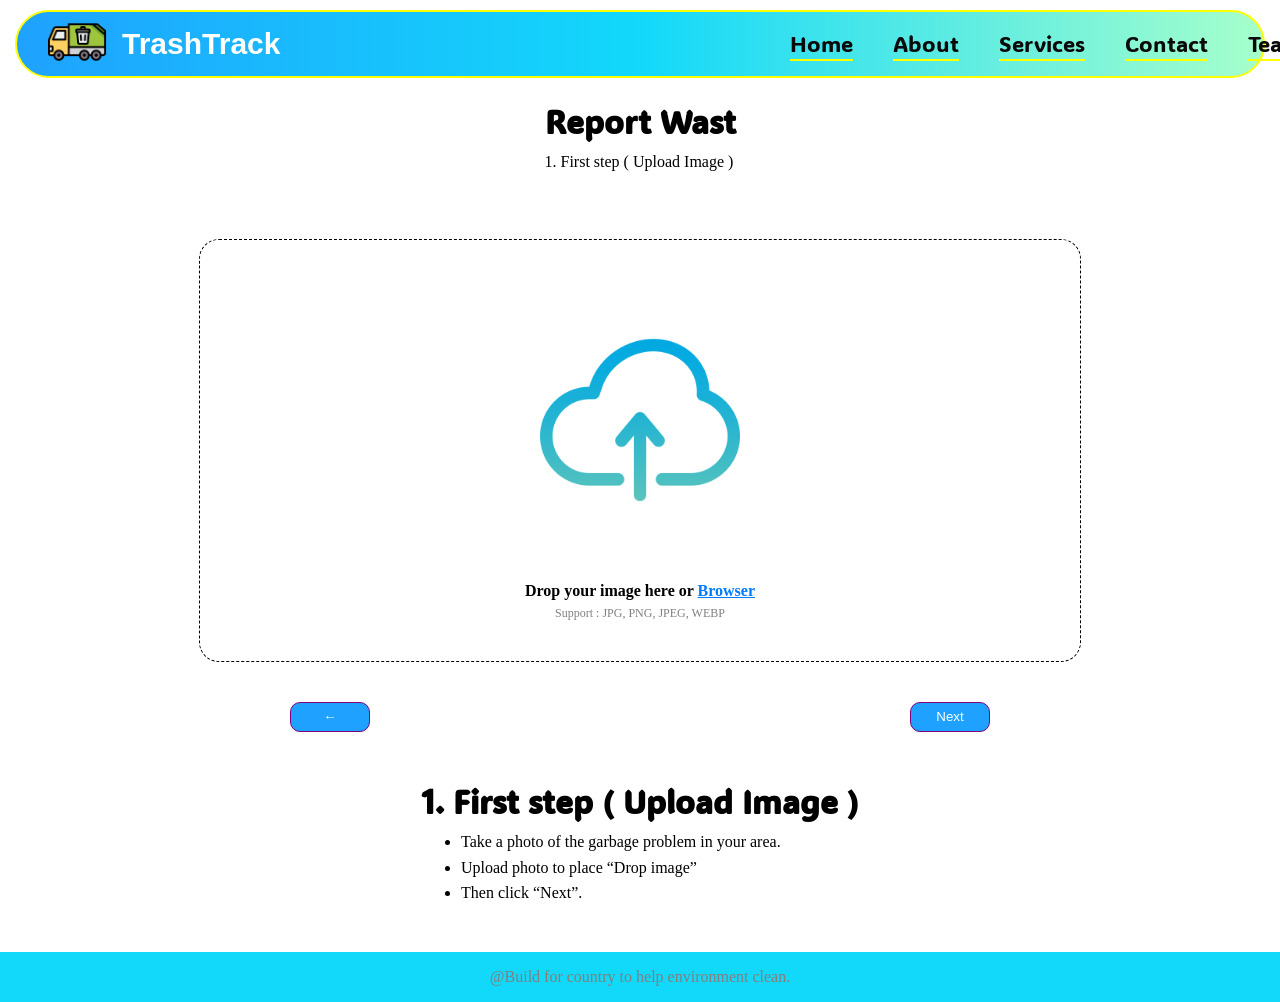
<file: upload_image.html>
<!doctype html>
<html lang="en">
  <head>
    <meta charset="UTF-8" />
    <meta name="viewport" content="width=device-width, initial-scale=1.0" />
    <title>Smart Waste</title>
    <script src="/JAVA_SCRIPT/Eng_kh.js" defer></script>
    <script src="/JAVA_SCRIPT/Eng_kh_upload.js" defer></script>

    <link rel="stylesheet" href="/CSS/upload_image.css" />
    <link rel="preconnect" href="https://fonts.googleapis.com" />
    <link rel="preconnect" href="https://fonts.gstatic.com" crossorigin />
    <link
      href="https://fonts.googleapis.com/css2?family=Archivo+Black&family=Lobster&display=swap"
      rel="stylesheet"
    />
    <link rel="preconnect" href="https://fonts.googleapis.com" />
    <link rel="preconnect" href="https://fonts.gstatic.com" crossorigin />
    <link
      href="https://fonts.googleapis.com/css2?family=Yrsa:wght@300;400;500;600;700&display=swap"
      rel="stylesheet"
    />
    <link rel="preconnect" href="https://fonts.googleapis.com" />
    <link rel="preconnect" href="https://fonts.gstatic.com" crossorigin />
    <link
      href="https://fonts.googleapis.com/css2?family=Audiowide&display=swap"
      rel="stylesheet"
    />
    <link
      href="https://fonts.googleapis.com/css2?family=ADLaM+Display&display=swap"
      rel="stylesheet"
    />
    <link
      href="https://fonts.googleapis.com/css2?family=ADLaM+Display&display=swap"
      rel="stylesheet"
    />
    <link
      rel="stylesheet"
      href="https://cdnjs.cloudflare.com/ajax/libs/font-awesome/6.5.1/css/all.min.css"
    />
    <link rel="stylesheet" href="https://cdn.jsdelivr.net/npm/bootstrap-icons@1.13.1/font/bootstrap-icons.min.css">
  </head>
  <body>
    <div class="container">
      <div class="nav-bar">
        <div class="logo"><img src="/Image/garbage-truck.png" alt="" /></div>
        <div class="logo1">TrashTrack</div>
          <ul class="nav-link">
            <li class="men"><a href="#home">Home</a></li>
            <li class="men"><a href="#home">About</a></li>
            <li class="men"><a href="#home">Services</a></li>
            <li class="men"><a href="#home">Contact</a></li>
            <li class="men"><a href="#home">Team</a></li>
            <li class="lang-logo"><a href="" style="color: rgb(7, 7, 248);"><i class="bi bi-globe"></i></a></li>
            <li class="lang-ch">
              <select class="form-select" id="lang-select_up">
                <option value="upload_image.html" selected>
                    English
                </option>
                <option value="upload_image_khmer.html">
                    Khmer
                </option>
              </select>
            </li>
          </ul>
      </div>

      <div class="first-title">
        <div class="re">
            <h1>Report Wast</h1>
            <p>1. First step ( Upload Image )</p>
        </div>
        <div class="container-title">
          <label for="imageinput" style="cursor: pointer; display: block; padding: 40px;">
            <img id="imagepreview" src="/Image/upload.png" alt="" style="width: 200px; display: block; margin: 0 auto 20px auto;">
            <h4>Drop your image here or <span style="color: #007bff; text-decoration: underline;">Browser</span></h4>
            <p style="margin-bottom: 0;">Support : JPG, PNG, JPEG, WEBP</p>
          </label>
            <input type="file" style="display: none" accept="image/*" id="imageinput">
        </div>
        <div class="button-two">
            <div class="back">
              <a href="index.html">
                <button>&larr;</button>
              </a>
            </div>
            <div class="back">
              <a href="droplocation.html">
                <button>Next</button>
              </a>
            </div>
        </div>
        <br><br>

        <div class="re">
            <h1>1. First step ( Upload Image )</h1>
            <ul>
                <li>
                    Take a photo of the garbage problem in your area.
                </li><br>
                <li>
                    Upload photo to place “Drop image”
                </li><br>
                <li>
                    Then click “Next”.
                </li>
            </ul>
        </div><br><br>

        <div class="footer">
            <p>@Build for country to help environment clean.</p>
        </div>
      </div>
  </body>
  </html>
</file>
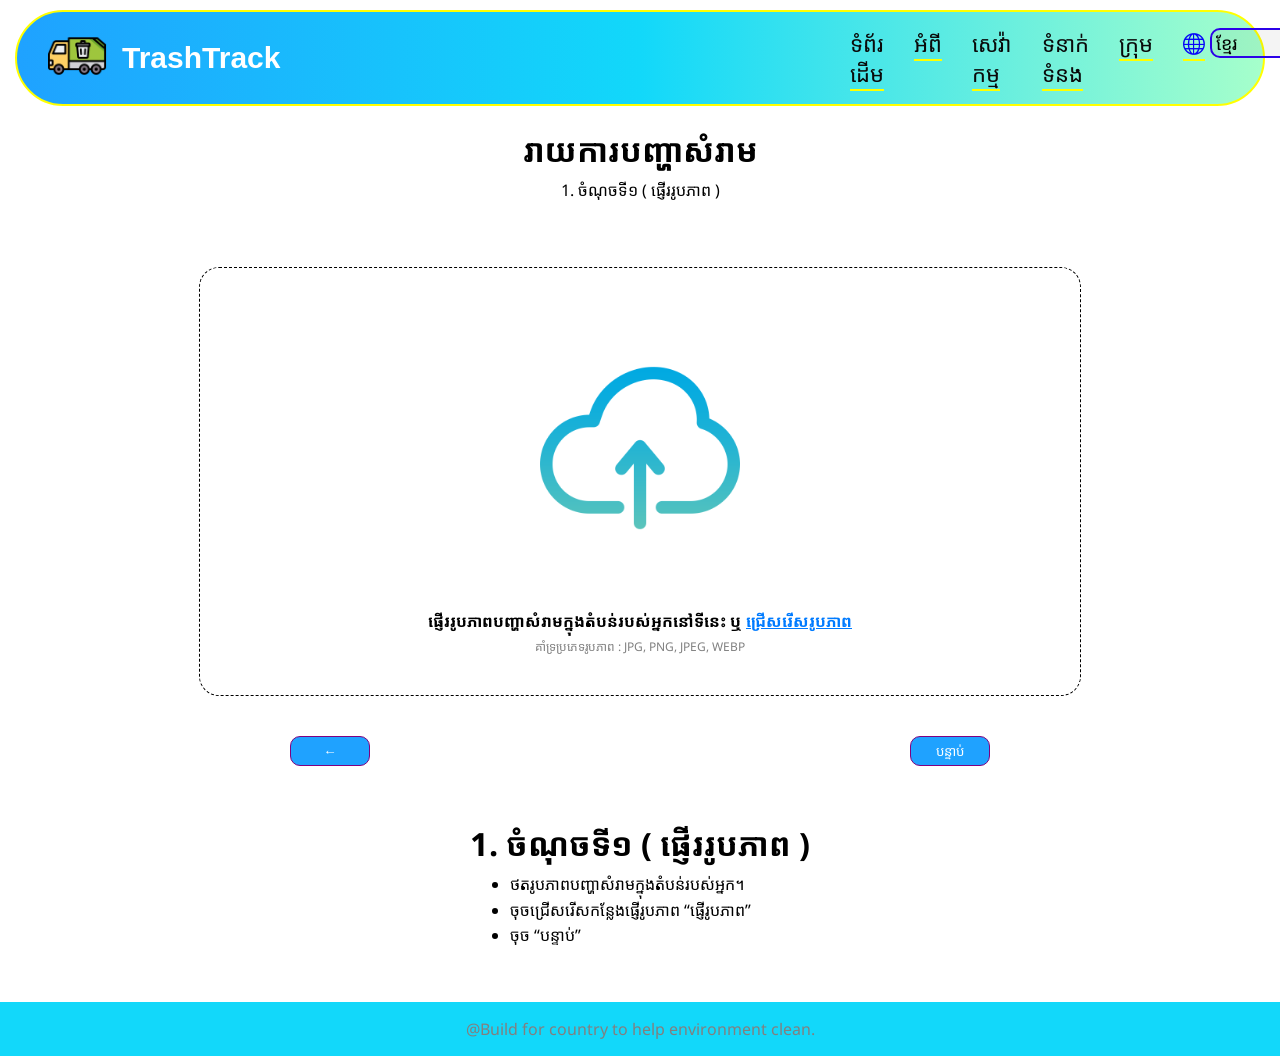
<file: upload_image_khmer.html>
<!doctype html>
<html lang="en">
  <head>
    <meta charset="UTF-8" />
    <meta name="viewport" content="width=device-width, initial-scale=1.0" />
    <title>Smart Waste</title>
    <script src="/JAVA_SCRIPT/Eng_kh.js" defer></script>
    <script src="/JAVA_SCRIPT/Eng_kh_upload.js" defer></script>

    <link rel="stylesheet" href="/CSS/upload_image_khmer.css">
    
    <link rel="preconnect" href="https://fonts.googleapis.com" />
    <link rel="preconnect" href="https://fonts.gstatic.com" crossorigin />
    <link
      href="https://fonts.googleapis.com/css2?family=Archivo+Black&family=Lobster&display=swap"
      rel="stylesheet"
    />
    <link rel="preconnect" href="https://fonts.googleapis.com" />
    <link rel="preconnect" href="https://fonts.gstatic.com" crossorigin />
    <link
      href="https://fonts.googleapis.com/css2?family=Yrsa:wght@300;400;500;600;700&display=swap"
      rel="stylesheet"
    />
    <link rel="preconnect" href="https://fonts.googleapis.com" />
    <link rel="preconnect" href="https://fonts.gstatic.com" crossorigin />
    <link
      href="https://fonts.googleapis.com/css2?family=Audiowide&display=swap"
      rel="stylesheet"
    />
    <link
      href="https://fonts.googleapis.com/css2?family=ADLaM+Display&display=swap"
      rel="stylesheet"
    />
    <link
      href="https://fonts.googleapis.com/css2?family=ADLaM+Display&display=swap"
      rel="stylesheet"
    />
    <link
      rel="stylesheet"
      href="https://cdnjs.cloudflare.com/ajax/libs/font-awesome/6.5.1/css/all.min.css"
    />
    <link rel="stylesheet" href="https://cdn.jsdelivr.net/npm/bootstrap-icons@1.13.1/font/bootstrap-icons.min.css">
    <link href="https://fonts.googleapis.com/css2?family=Noto+Sans+Khmer:wght@400;700&display=swap" rel="stylesheet">
  </head>
  <body>
    <div class="container">
      <div class="nav-bar">
        <div class="logo"><img src="/Image/garbage-truck.png" alt="" /></div>
        <div class="logo1">TrashTrack</div>
          <ul class="nav-link">
            <li class="men"><a href="#home">ទំព័រដើម</a></li>
            <li class="men"><a href="#home">អំពី</a></li>
            <li class="men"><a href="#home">សេវ៉ាកម្ម</a></li>
            <li class="men"><a href="#home">ទំនាក់ទំនង</a></li>
            <li class="men"><a href="#home">ក្រុម</a></li>
            <li class="lang-logo"><a href="" style="color: rgb(7, 7, 248);"><i class="bi bi-globe"></i></a></li>
            <li class="lang-ch">
              <select class="form-select" id="lang-select_up">
                <option value="upload_image.html" >
                    អង់គ្លេស
                </option>
                <option value="upload_image_khmer.html" selected>
                    ខ្មែរ
                </option>
              </select>
            </li>
          </ul>
      </div>

      <div class="first-title">
        <div class="re">
            <h1>រាយការបញ្ហាសំរាម</h1>
            <p>1. ចំណុចទី១ ( ផ្ញើររូបភាព )</p>
        </div>
        <div class="container-title">
          <label for="imageinput" style="cursor: pointer; display: block; padding: 40px;">
            <img id="imagepreview" src="/Image/upload.png" alt="" style="width: 200px; display: block; margin: 0 auto 20px auto;">
            <h4>ផ្ញើររូបភាពបញ្ហាសំរាមក្នុងតំបន់របស់អ្នកនៅទីនេះ ឬ <span style="color: #007bff; text-decoration: underline;">ជ្រើសរើសរូបភាព</span></h4>
            <p style="margin-bottom: 0;">គាំទ្រប្រភេទរូបភាព : JPG, PNG, JPEG, WEBP</p>
          </label>
            <input type="file" style="display: none" accept="image/*" id="imageinput">
        </div>
        <div class="button-two">
            <div class="back">
              <a href="index_khmer.html">
                <button>&larr;</button>
              </a>
            </div>
            <div class="back">
              <a href="droplocation_khmer.html">
                <button>បន្ទាប់</button>
              </a>
            </div>
        </div>
        <br><br>

        <div class="re">
            <h1>1. ចំណុចទី១ ( ផ្ញើររូបភាព )</h1>
            <ul>
                <li>
                    ថតរូបភាពបញ្ហាសំរាមក្នុងតំបន់របស់អ្នក។
                </li><br>
                <li>
                    ចុចជ្រើសរើសកន្លែងផ្ញើរូបភាព “ផ្ញើរូបភាព”
                </li><br>
                <li>
                    ចុច “បន្ទាប់”
                </li>
            </ul>
        </div><br><br>

        <div class="footer">
            <p>@Build for country to help environment clean.</p>
        </div>
      </div>
  </body>
  </html>
</file>
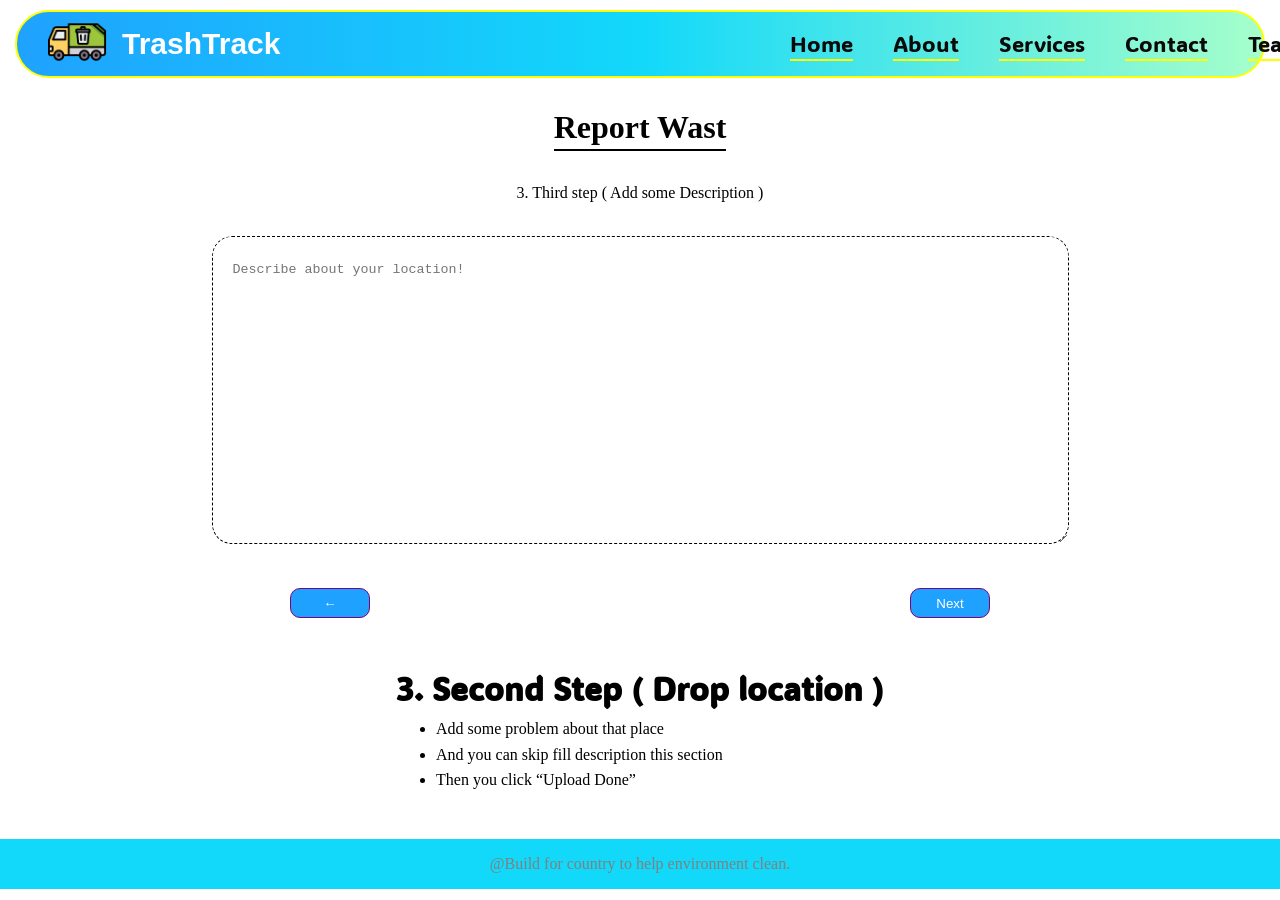
<file: HTML/description.html>
<!doctype html>
<html lang="en">
  <head>
    <meta charset="UTF-8" />
    <meta name="viewport" content="width=device-width, initial-scale=1.0" />
    <title>Smart Waste</title>
    <script src="/JAVA_SCRIPT/Eng_kh_description.js" defer></script>

    <link rel="stylesheet" href="/CSS/descript.css" />
    <link rel="preconnect" href="https://fonts.googleapis.com" />
    <link rel="preconnect" href="https://fonts.gstatic.com" crossorigin />
    <link
      href="https://fonts.googleapis.com/css2?family=Archivo+Black&family=Lobster&display=swap"
      rel="stylesheet"
    />
    <link rel="preconnect" href="https://fonts.googleapis.com" />
    <link rel="preconnect" href="https://fonts.gstatic.com" crossorigin />
    <link
      href="https://fonts.googleapis.com/css2?family=Yrsa:wght@300;400;500;600;700&display=swap"
      rel="stylesheet"
    />
    <link rel="preconnect" href="https://fonts.googleapis.com" />
    <link rel="preconnect" href="https://fonts.gstatic.com" crossorigin />
    <link
      href="https://fonts.googleapis.com/css2?family=Audiowide&display=swap"
      rel="stylesheet"
    />
    <link
      href="https://fonts.googleapis.com/css2?family=ADLaM+Display&display=swap"
      rel="stylesheet"
    />
    <link
      href="https://fonts.googleapis.com/css2?family=ADLaM+Display&display=swap"
      rel="stylesheet"
    />
    <link
      rel="stylesheet"
      href="https://cdnjs.cloudflare.com/ajax/libs/font-awesome/6.5.1/css/all.min.css"
    />
    <link rel="stylesheet" href="https://cdn.jsdelivr.net/npm/bootstrap-icons@1.13.1/font/bootstrap-icons.min.css">
  </head>
  <body>
    <div class="container">
      <div class="nav-bar">
        <div class="logo"><img src="/Image/garbage-truck.png" alt="" /></div>
        <div class="logo1">TrashTrack</div>
          <ul class="nav-link">
            <li class="men"><a href="#home">Home</a></li>
            <li class="men"><a href="#home">About</a></li>
            <li class="men"><a href="#home">Services</a></li>
            <li class="men"><a href="#home">Contact</a></li>
            <li class="men"><a href="#home">Team</a></li>
            <li class="lang-logo"><a href="" style="color: rgb(7, 7, 248);"><i class="bi bi-globe"></i></a></li>
            <li class="lang-ch">
              <select class="form-select" id="descript">
                <option value="description.html" selected>
                    English
                </option>
                <option value="description_khmer.html">
                    Khmer
                </option>
              </select>
            </li>
          </ul>
      </div>

      <div class="first-title">
        <div class="re1">
            <h1 class="port">Report Wast</h1>
            <p>3. Third step ( Add some Description )</p>
        </div>
        <br>
        <div class="container-title">
            <textarea name="" cols="100" rows="10" placeholder="Describe about your location!"
            style="padding: 20px; line-height: 2;
            border-radius: 20px; border: 1px dashed black;"></textarea>
        </div>
        <div class="button-two">
            <div class="back">
              <a href="droplocation.html">
                <button>&larr;</button>
              </a>
            </div>
            <div class="back">
              <a href="trackandsolve.html">
                <button>Next</button>
              </a>
            </div>
        </div>
        <br><br>

        <div class="re">
            <h1>3.  Second Step ( Drop location )</h1>
            <ul>
                <li>
                    Add some problem about that place
                </li><br>
                <li>
                    And you can skip fill description this section
                </li><br>
                <li>
                    Then you click “Upload Done”  
                </li>
            </ul>
        </div><br><br>

        <div class="footer">
            <p>@Build for country to help environment clean.</p>
        </div>
      </div>
  </body>
  </html>
</file>
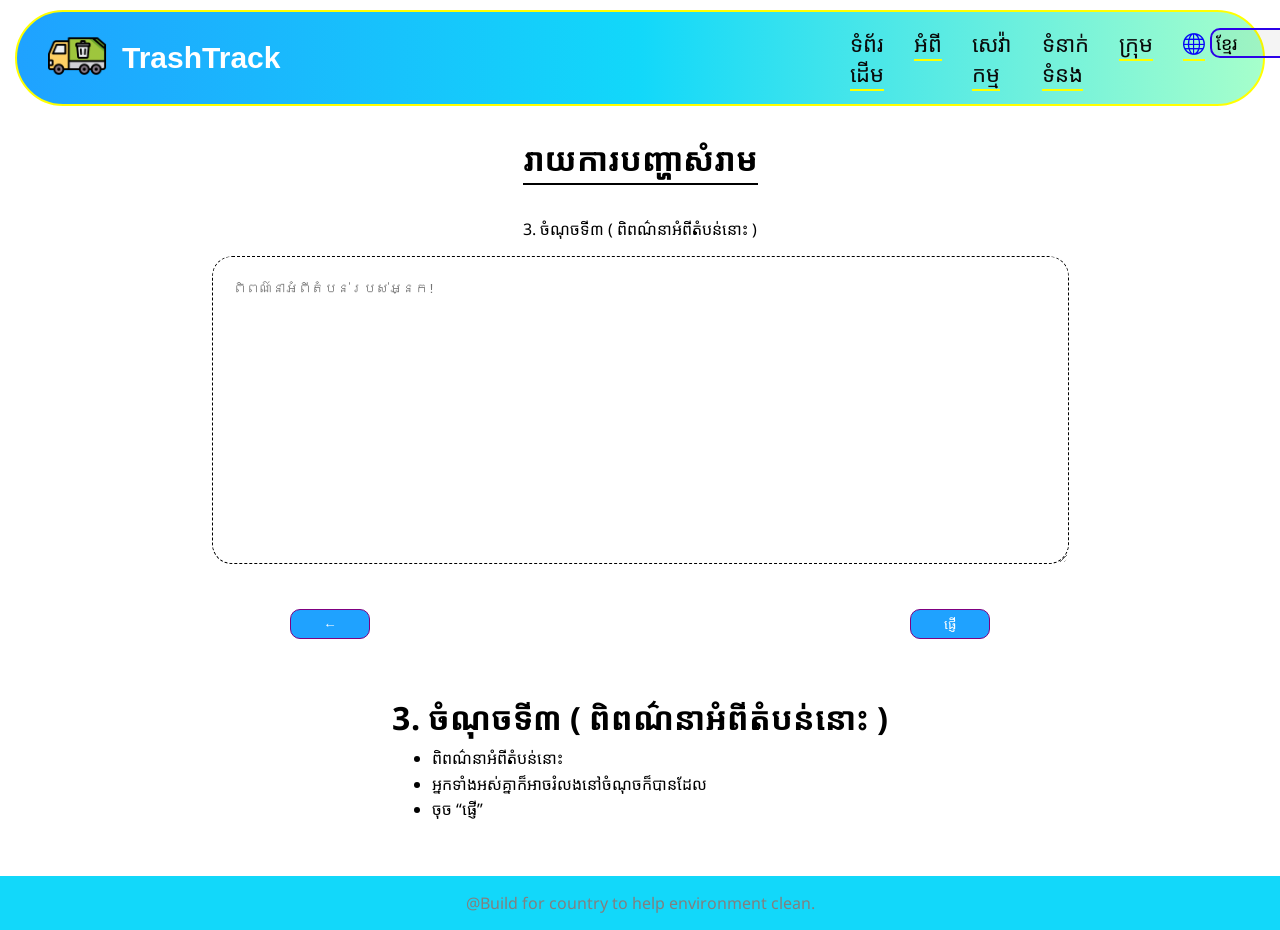
<file: HTML/description_khmer.html>
<!doctype html>
<html lang="en">
  <head>
    <meta charset="UTF-8" />
    <meta name="viewport" content="width=device-width, initial-scale=1.0" />
    <title>Smart Waste</title>
    <script src="/JAVA_SCRIPT/Eng_kh_description.js" defer></script>

    <link rel="stylesheet" href="/CSS/description_khmer.css" />
    <link rel="preconnect" href="https://fonts.googleapis.com" />
    <link rel="preconnect" href="https://fonts.gstatic.com" crossorigin />
    <link
      href="https://fonts.googleapis.com/css2?family=Archivo+Black&family=Lobster&display=swap"
      rel="stylesheet"
    />
    <link rel="preconnect" href="https://fonts.googleapis.com" />
    <link rel="preconnect" href="https://fonts.gstatic.com" crossorigin />
    <link
      href="https://fonts.googleapis.com/css2?family=Yrsa:wght@300;400;500;600;700&display=swap"
      rel="stylesheet"
    />
    <link rel="preconnect" href="https://fonts.googleapis.com" />
    <link rel="preconnect" href="https://fonts.gstatic.com" crossorigin />
    <link
      href="https://fonts.googleapis.com/css2?family=Audiowide&display=swap"
      rel="stylesheet"
    />
    <link
      href="https://fonts.googleapis.com/css2?family=ADLaM+Display&display=swap"
      rel="stylesheet"
    />
    <link
      href="https://fonts.googleapis.com/css2?family=ADLaM+Display&display=swap"
      rel="stylesheet"
    />
    <link
      rel="stylesheet"
      href="https://cdnjs.cloudflare.com/ajax/libs/font-awesome/6.5.1/css/all.min.css"
    />
    <link
      rel="stylesheet"
      href="https://cdn.jsdelivr.net/npm/bootstrap-icons@1.13.1/font/bootstrap-icons.min.css"
    />
    <link
      href="https://fonts.googleapis.com/css2?family=Noto+Sans+Khmer:wght@400;700&display=swap"
      rel="stylesheet"
    />
  </head>
  <body>
    <div class="container">
      <div class="nav-bar">
        <div class="logo"><img src="/Image/garbage-truck.png" alt="" /></div>
        <div class="logo1">TrashTrack</div>
          <ul class="nav-link">
            <li class="men"><a href="#home">ទំព័រដើម</a></li>
            <li class="men"><a href="#home">អំពី</a></li>
            <li class="men"><a href="#home">សេវ៉ាកម្ម</a></li>
            <li class="men"><a href="#home">ទំនាក់ទំនង</a></li>
            <li class="men"><a href="#home">ក្រុម</a></li>
            <li class="lang-logo"><a href="" style="color: rgb(7, 7, 248);"><i class="bi bi-globe"></i></a></li>
            <li class="lang-ch">
              <select class="form-select" id="descript">
                <option value="description.html" >
                    អង់គ្លេស
                </option>
                <option value="description_khmer.html" selected>
                    ខ្មែរ
                </option>
              </select>
            </li>
          </ul>
      </div>

      <div class="first-title">
        <div class="re1">
            <h1 class="port">រាយការបញ្ហាសំរាម</h1>
            <p>3. ចំណុចទី៣ ( ពិពណ៌នាអំពីតំបន់នោះ )</p>
        </div>
        <div class="container-title">
            <textarea name="" cols="100" rows="10" placeholder="ពិពណ៌នាអំពីតំបន់របស់អ្នក!"
            style="padding: 20px; line-height: 2;
            border-radius: 20px; border: 1px dashed black;"></textarea>
        </div>
        <div class="button-two">
            <div class="back">
              <a href="droplocation_khmer.html">
                <button>&larr;</button>
              </a>
            </div>
            <div class="back">
              <a href="trackandsolve_khmer.html">
                <button>ផ្ញើ</button>
              </a>
            </div>
        </div>
        <br><br>

        <div class="re">
            <h1>3.  ចំណុចទី៣ ( ពិពណ៌នាអំពីតំបន់នោះ )</h1>
            <ul>
                <li>
                    ពិពណ៌នាអំពីតំបន់នោះ
                </li><br>
                <li>
                    អ្នកទាំងអស់គ្នាក៏អាចរំលងនៅចំណុចក៏បានដែល
                </li><br>
                <li>
                    ចុច “ផ្ញើ”  
                </li>
            </ul>
        </div><br><br>

        <div class="footer">
            <p>@Build for country to help environment clean.</p>
        </div>
      </div>
  </body>
  </html>
</file>
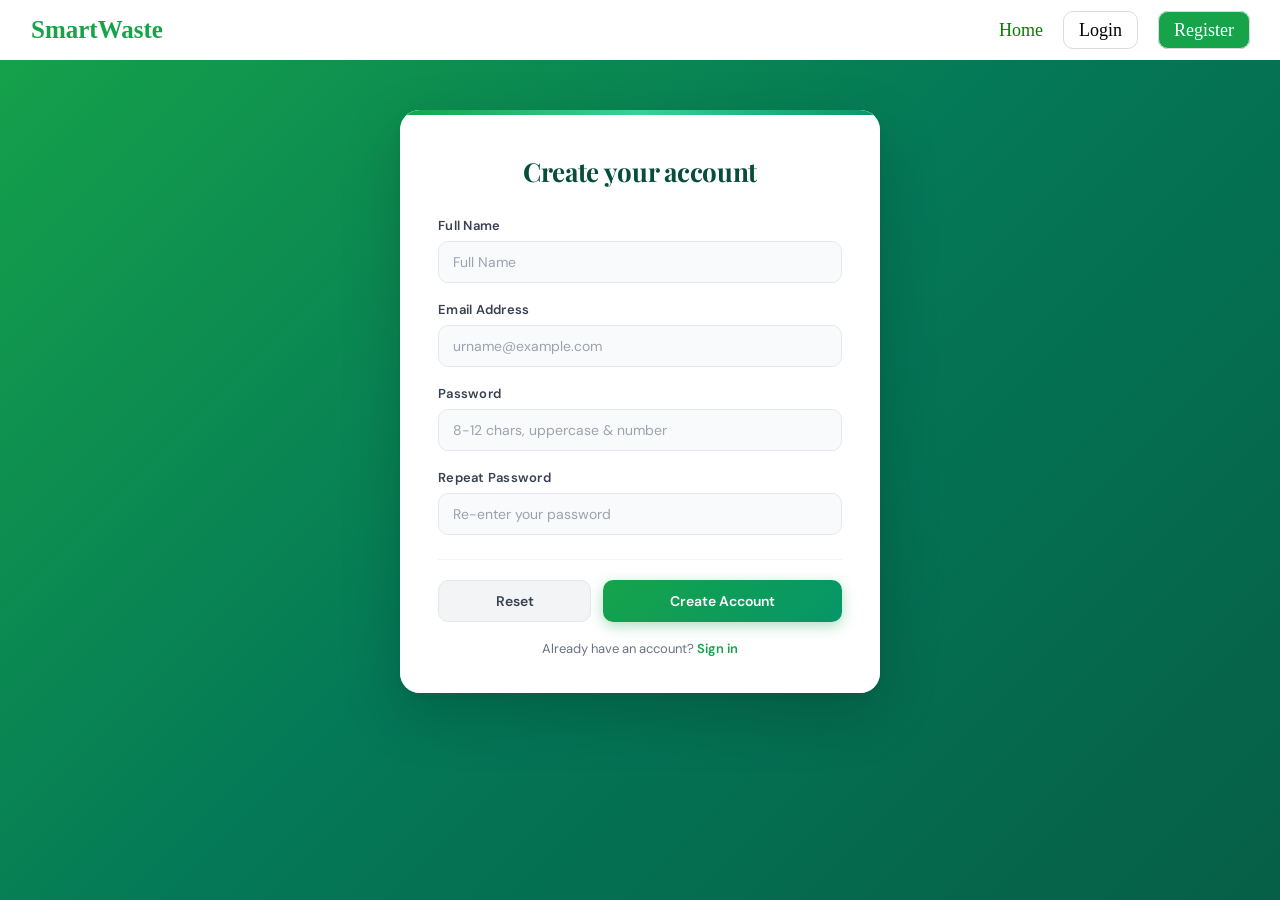
<file: HTML/register.html>
<!DOCTYPE html>
<html lang="en">

<head>
    <meta charset="UTF-8">
    <meta name="viewport" content="width=device-width, initial-scale=1.0">
    <title>Register</title>
    <link href="https://fonts.googleapis.com/css2?family=DM+Sans:wght@400;500;600&family=Playfair+Display:wght@700&display=swap" rel="stylesheet">
    <style>
        body {
            font-family: 'Times New Roman', Times, serif;
            background: linear-gradient(135deg, #16a34a 0%, #047857 50%, #065f46 100%);
            background-repeat: no-repeat;
            min-height: 100vh;
        }

        * {
            margin: 0;
            padding: 0;
            box-sizing: border-box;
        }

        .nav-bar {
            display: flex;
            justify-content: space-between;
            align-items: center;
            position: sticky;
            top: 0;
            background-color: white;
            padding: 15px 30px;
        }

        .logo {
            font-size: 25px;
            font-weight: bold;
            font-family: cursive;
            padding: 1px;
            color: #16a34a;
        }

        .nav-link {
            list-style: none;
            display: flex;
        }

        .nav-link li {
            margin-left: 20px;
        }

        .nav-link a {
            text-decoration: none;
            font-size: 18px;
            color: black;
            transition: 0.3s;
        }

        #home a { color: green; transition: 0.3s; }
        #home:hover { transform: translateY(-2px); }
        #home a:hover { color: lightgreen; transform: translateY(-2px); }

        #login a {
            background-color: white;
            border: 1px solid gainsboro;
            border-radius: 10px;
            padding: 8px 15px;
        }
        #login:hover { transform: translateY(-2px); }
        #login a:hover { background-color: #16a34a; border: 1px solid gainsboro; color: white; }

        #register a {
            background-color: #16a34a;
            border: 1px solid gainsboro;
            color: white;
            border-radius: 10px;
            padding: 8px 15px;
            transition: 0.3s;
        }
        #register:hover { transform: translateY(-2px); }
        #register a:hover { background-color: white; border: 1px solid gainsboro; color: black; }

        form {
            display: flex;
            justify-content: center;
            align-items: flex-start;
            padding: 50px 20px 60px;
        }

        .form-container {
            background: #ffffff;
            border-radius: 20px;
            width: 480px;
            padding: 40px 38px 36px;
            box-shadow:
                0 4px 6px rgba(0,0,0,0.04),
                0 20px 60px rgba(0,0,0,0.18),
                0 0 0 1px rgba(255,255,255,0.6) inset;
            position: relative;
            overflow: hidden;
            animation: slideUp 0.55s cubic-bezier(0.22, 1, 0.36, 1) both;
        }

        @keyframes slideUp {
            from { opacity: 0; transform: translateY(28px); }
            to   { opacity: 1; transform: translateY(0); }
        }

        .form-container::before {
            content: '';
            position: absolute;
            top: 0; left: 0; right: 0;
            height: 5px;
            background: linear-gradient(90deg, #16a34a, #34d399, #059669);
            border-radius: 20px 20px 0 0;
        }

        /* ── HEADING ── */
        .form-container h2 {
            font-family: 'Playfair Display', Georgia, serif;
            font-size: 26px;
            font-weight: 700;
            color: #064e3b;
            text-align: center;
            margin-bottom: 28px;
            letter-spacing: -0.3px;
        }

        .form-container h2 span {
            display: block;
            font-family: 'DM Sans', sans-serif;
            font-size: 13px;
            font-weight: 500;
            color: #6b7280;
            letter-spacing: 0.05em;
            text-transform: uppercase;
            margin-bottom: 4px;
        }

        .form-container div.information > div {
            margin-bottom: 18px;
        }

        label {
            display: flex;
            align-items: center;
            gap: 6px;
            margin-bottom: 7px;
            font-family: 'DM Sans', sans-serif;
            font-size: 13px;
            font-weight: 600;
            color: #374151;
            letter-spacing: 0.02em;
        }

        input {
            width: 100%;
            padding: 11px 14px;
            border-radius: 10px;
            border: 1.5px solid #e5e7eb;
            font-size: 14px;
            font-family: 'DM Sans', sans-serif;
            color: #111827;
            background: #f9fafb;
            outline: none;
            transition: border-color 0.25s, box-shadow 0.25s, background 0.25s;
        }

        input::placeholder {
            color: #9ca3af;
        }

        input:focus {
            border-color: #16a34a;
            background: #fff;
            box-shadow: 0 0 0 3.5px rgba(22, 163, 74, 0.14);
        }

        input:valid:not(:placeholder-shown) {
            border-color: #34d399;
            background: #f0fdf4;
        }

        .divider {
            border: none;
            border-top: 1px solid #f3f4f6;
            margin: 24px 0 20px;
        }

        .button-container {
            display: flex;
            justify-content: space-between;
            gap: 12px;
            margin-bottom: 0 !important;
        }

        button {
            padding: 11px 22px;
            border: none;
            border-radius: 10px;
            cursor: pointer;
            font-family: 'DM Sans', sans-serif;
            font-weight: 600;
            font-size: 14px;
            transition: all 0.25s cubic-bezier(0.34, 1.56, 0.64, 1);
            flex: 1;
        }

        .reset {
            background-color: #f3f4f6;
            color: #374151;
            border: 1.5px solid #e5e7eb;
            flex: 0.55;
        }

        .reset:hover {
            background-color: #fee2e2;
            border-color: #fca5a5;
            color: #b91c1c;
            transform: translateY(-2px);
            box-shadow: 0 4px 12px rgba(220, 38, 38, 0.15);
        }

        .submit {
            background: linear-gradient(135deg, #16a34a, #059669);
            color: white;
            flex: 1;
            box-shadow: 0 4px 14px rgba(22, 163, 74, 0.35);
        }

        .submit:hover {
            background: linear-gradient(135deg, #15803d, #047857);
            transform: translateY(-2px);
            box-shadow: 0 6px 20px rgba(22, 163, 74, 0.45);
        }

        .submit:active,
        .reset:active {
            transform: translateY(0);
        }

        .login-link {
            text-align: center;
            margin-top: 18px;
            font-family: 'DM Sans', sans-serif;
            font-size: 13px;
            color: #6b7280;
        }

        .login-link a {
            color: #16a34a;
            font-weight: 600;
            text-decoration: none;
        }

        .login-link a:hover {
            text-decoration: underline;
        }
    </style>
</head>

<body>

    <div class="nav-bar">
        <div class="logo">SmartWaste</div>

        <ul class="nav-link">
            <li id="home"><a href="index.html">Home</a></li>
            <li id="login"><a href="#">Login</a></li>
            <li id="register"><a href="register.html">Register</a></li>
        </ul>
    </div>

    <form action="/register-form.html" method="post">

        <div class="form-container">

            <h2>
                <span></span>
                Create your account
            </h2>

            <div class="information">

                <div class="name-container">
                    <label for="name">Full Name</label>
                    <input type="text" name="name" id="name" placeholder="Full Name" required minlength="5" maxlength="50">
                </div>

                <div class="email-container">
                    <label for="email">Email Address</label>
                    <input type="email" name="email" id="email" placeholder="urname@example.com" required>
                </div>

                <div class="password-container">
                    <label for="password">Password</label>
                    <input type="password" name="password" id="password"
                        pattern="(?=.*\d)(?=.*[a-z])(?=.*[A-Z]).{8,}" minlength="8"
                        placeholder="8-12 chars, uppercase &amp; number"
                        title="Must contain Lowercase Uppercase and Number">
                </div>

                <div class="repeat-password-container">
                    <label for="repeat-password">Repeat Password</label>
                    <input type="password" name="repeat-password" id="repeat-password"
                        placeholder="Re-enter your password" required>
                </div>

                <hr class="divider">

                <div class="button-container">
                    <button class="reset" type="reset">Reset</button>
                    <button class="submit" type="submit">Create Account</button>
                </div>

                <p class="login-link">Already have an account? <a href="signin.html">Sign in</a></p>
            </div>
        </div>
    </form>
</body>

</html>
</file>
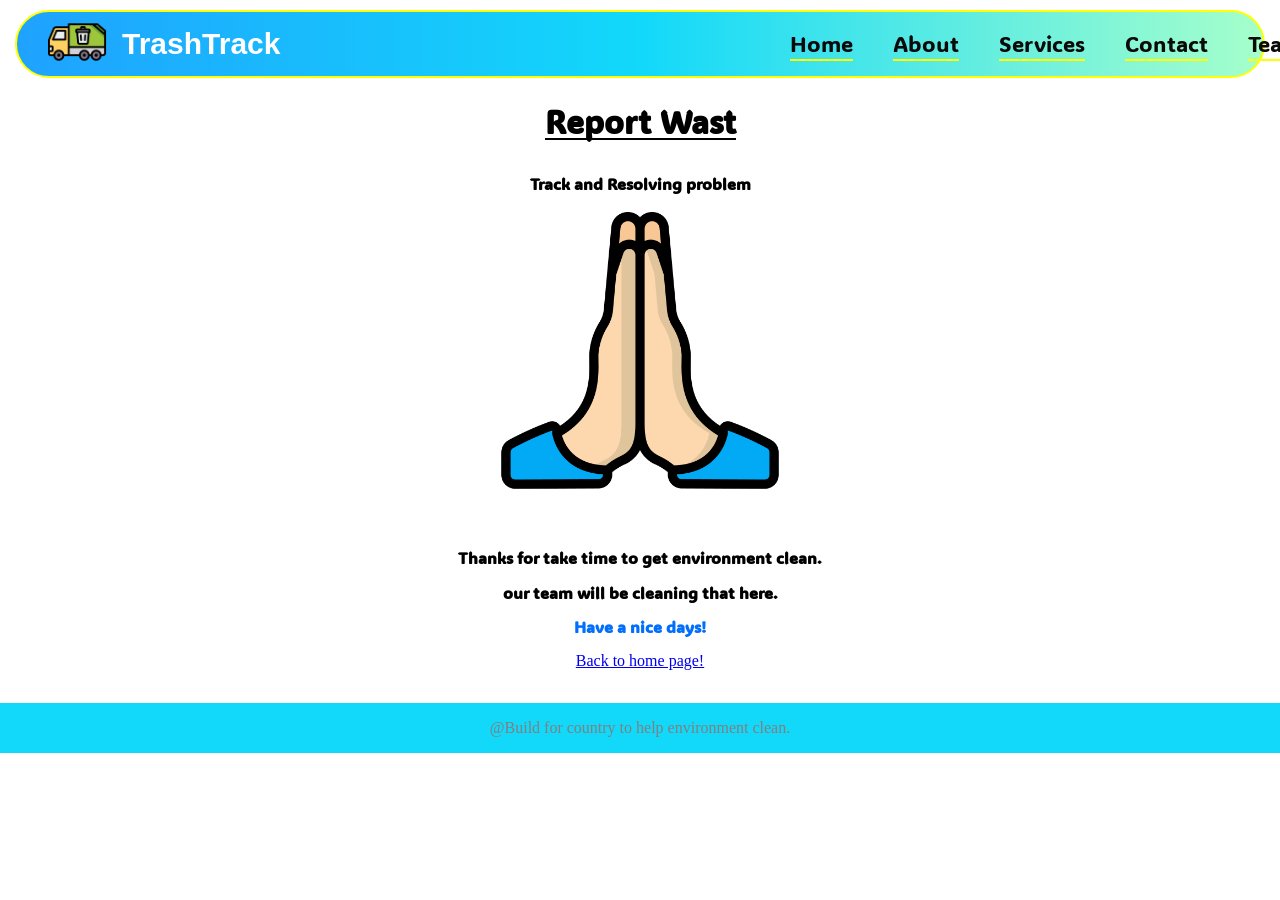
<file: HTML/trackandsolve.html>
<!doctype html>
<html lang="en">
  <head>
    <meta charset="UTF-8" />
    <meta name="viewport" content="width=device-width, initial-scale=1.0" />
    <title>Smart Waste</title>
    <script src="/JAVA_SCRIPT/Eng_kh_track.js" defer></script>

    <link rel="stylesheet" href="/CSS/trackadsolve.css" />
    <link rel="preconnect" href="https://fonts.googleapis.com" />
    <link rel="preconnect" href="https://fonts.gstatic.com" crossorigin />
    <link
      href="https://fonts.googleapis.com/css2?family=Archivo+Black&family=Lobster&display=swap"
      rel="stylesheet"
    />
    <link rel="preconnect" href="https://fonts.googleapis.com" />
    <link rel="preconnect" href="https://fonts.gstatic.com" crossorigin />
    <link
      href="https://fonts.googleapis.com/css2?family=Yrsa:wght@300;400;500;600;700&display=swap"
      rel="stylesheet"
    />
    <link rel="preconnect" href="https://fonts.googleapis.com" />
    <link rel="preconnect" href="https://fonts.gstatic.com" crossorigin />
    <link
      href="https://fonts.googleapis.com/css2?family=Audiowide&display=swap"
      rel="stylesheet"
    />
    <link
      href="https://fonts.googleapis.com/css2?family=ADLaM+Display&display=swap"
      rel="stylesheet"
    />
    <link
      href="https://fonts.googleapis.com/css2?family=ADLaM+Display&display=swap"
      rel="stylesheet"
    />
    <link
      rel="stylesheet"
      href="https://cdnjs.cloudflare.com/ajax/libs/font-awesome/6.5.1/css/all.min.css"
    />
    <link rel="stylesheet" href="https://cdn.jsdelivr.net/npm/bootstrap-icons@1.13.1/font/bootstrap-icons.min.css">
  </head>
  <body>
    <div class="container">
      <div class="nav-bar">
        <div class="logo"><img src="/Image/garbage-truck.png" alt="" /></div>
        <div class="logo1">TrashTrack</div>
          <ul class="nav-link">
            <li class="men"><a href="#home">Home</a></li>
            <li class="men"><a href="#home">About</a></li>
            <li class="men"><a href="#home">Services</a></li>
            <li class="men"><a href="#home">Contact</a></li>
            <li class="men"><a href="#home">Team</a></li>
            <li class="lang-logo"><a href="" style="color: rgb(7, 7, 248);"><i class="bi bi-globe"></i></a></li>
            <li class="lang-ch">
              <select class="form-select" id="trackadsolve">
                <option value="trackandsolve.html" selected>
                    English
                </option>
                <option value="trackandsolve_khmer.html">
                    Khmer
                </option>
              </select>
            </li>
          </ul>
      </div>

      <div class="first-title">
        <div class="re">
            <h1 class="port">Report Wast</h1>
            <h4>Track and Resolving problem</h4>

            <div>
                <img src="/Image/hands.png" width="55%">
            </div>
        </div>
        <br><br>

        <div class="re">
            <h4>
                Thanks for take time to get environment clean.
            </h4>
            <h4>our team will be cleaning that here.</h4>
            <h4 style="color: #016EFD;">Have a nice days!</h4>
            <a href="index.html">
                Back to home page!
            </a>
        </div><br><br>

        <div class="footer">
            <p>@Build for country to help environment clean.</p>
        </div>
      </div>
  </body>
  </html>
</file>
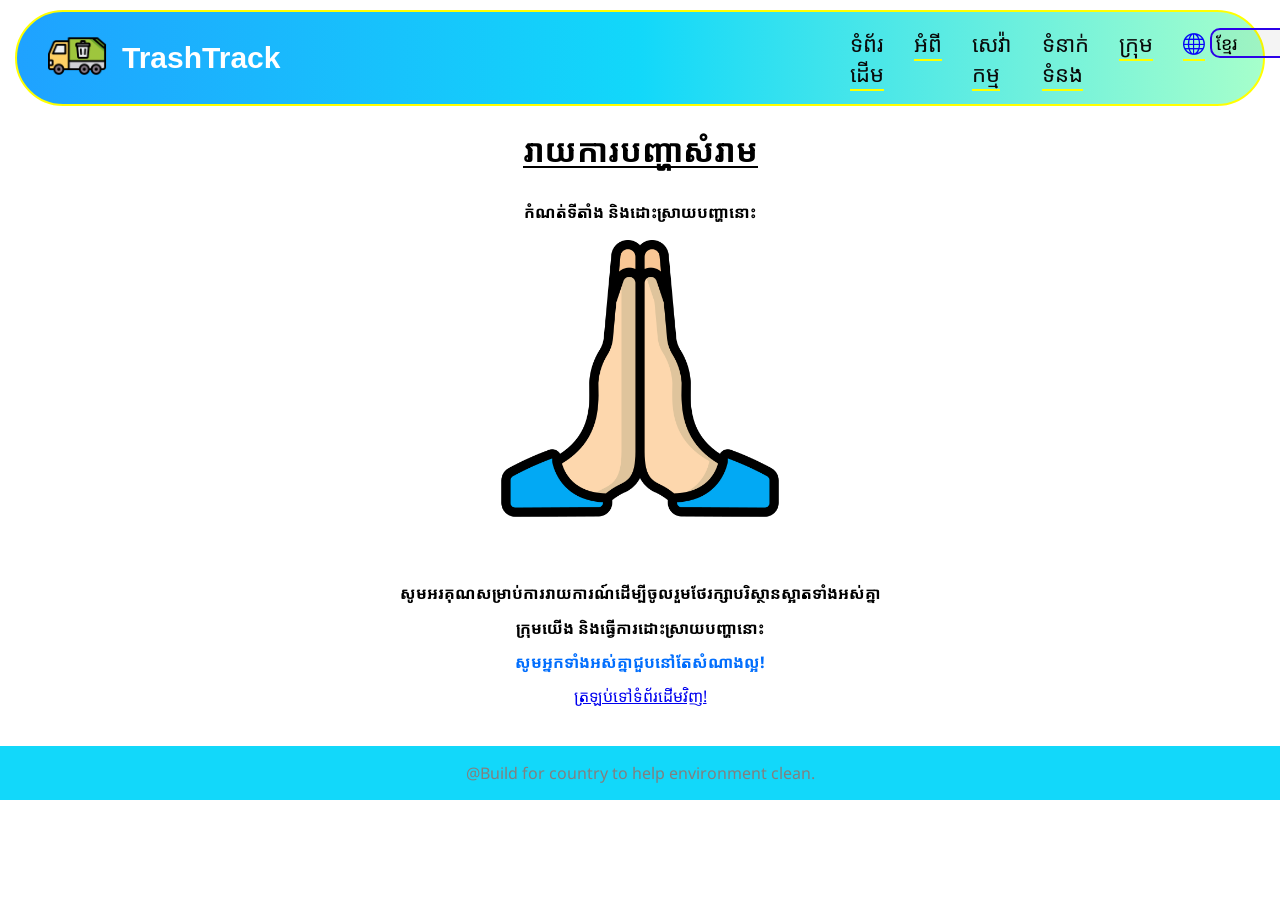
<file: HTML/trackandsolve_khmer.html>
<!doctype html>
<html lang="en">
  <head>
    <meta charset="UTF-8" />
    <meta name="viewport" content="width=device-width, initial-scale=1.0" />
    <title>Smart Waste</title>
    <script src="/JAVA_SCRIPT/Eng_kh_track.js" defer></script>

    <link rel="stylesheet" href="/CSS/trackandsolve_khmer.css" />
    <link rel="preconnect" href="https://fonts.googleapis.com" />
    <link rel="preconnect" href="https://fonts.gstatic.com" crossorigin />
    <link
      href="https://fonts.googleapis.com/css2?family=Archivo+Black&family=Lobster&display=swap"
      rel="stylesheet"
    />
    <link rel="preconnect" href="https://fonts.googleapis.com" />
    <link rel="preconnect" href="https://fonts.gstatic.com" crossorigin />
    <link
      href="https://fonts.googleapis.com/css2?family=Yrsa:wght@300;400;500;600;700&display=swap"
      rel="stylesheet"
    />
    <link rel="preconnect" href="https://fonts.googleapis.com" />
    <link rel="preconnect" href="https://fonts.gstatic.com" crossorigin />
    <link
      href="https://fonts.googleapis.com/css2?family=Audiowide&display=swap"
      rel="stylesheet"
    />
    <link
      href="https://fonts.googleapis.com/css2?family=ADLaM+Display&display=swap"
      rel="stylesheet"
    />
    <link
      href="https://fonts.googleapis.com/css2?family=ADLaM+Display&display=swap"
      rel="stylesheet"
    />
    <link
      rel="stylesheet"
      href="https://cdnjs.cloudflare.com/ajax/libs/font-awesome/6.5.1/css/all.min.css"
    />
    <link
      rel="stylesheet"
      href="https://cdn.jsdelivr.net/npm/bootstrap-icons@1.13.1/font/bootstrap-icons.min.css"
    />
    <link
      href="https://fonts.googleapis.com/css2?family=Noto+Sans+Khmer:wght@400;700&display=swap"
      rel="stylesheet"
    />
  </head>
  <body>
    <div class="container">
      <div class="nav-bar">
        <div class="logo"><img src="/Image/garbage-truck.png" alt="" /></div>
        <div class="logo1">TrashTrack</div>
          <ul class="nav-link">
            <li class="men"><a href="#home">ទំព័រដើម</a></li>
            <li class="men"><a href="#home">អំពី</a></li>
            <li class="men"><a href="#home">សេវ៉ាកម្ម</a></li>
            <li class="men"><a href="#home">ទំនាក់ទំនង</a></li>
            <li class="men"><a href="#home">ក្រុម</a></li>
            <li class="lang-logo"><a href="" style="color: rgb(7, 7, 248);"><i class="bi bi-globe"></i></a></li>
            <li class="lang-ch">
              <select class="form-select" id="trackadsolve">
                <option value="trackandsolve.html" >
                    អង់គ្លេស
                </option>
                <option value="trackandsolve_khmer.html" selected>
                    ខ្មែរ
                </option>
              </select>
            </li>
          </ul>
      </div>

      <div class="first-title">
        <div class="re">
            <h1 class="port">រាយការបញ្ហាសំរាម</h1>
            <h4>កំណត់ទីតាំង និងដោះស្រាយបញ្ហានោះ</h4>

            <div>
                <img src="/Image/hands.png" width="55%">
            </div>
        </div>
        <br><br>

        <div class="re">
            <h4>
                សូមអរគុណសម្រាប់ការរាយការណ៍ដើម្បីចូលរួមថែរក្សាបរិស្ថានស្អាតទាំងអស់គ្នា
            </h4>
            <h4>ក្រុមយើង និងធ្វើការដោះស្រាយបញ្ហានោះ</h4>
            <h4 style="color: #016EFD;">សូមអ្នកទាំងអស់គ្នាជួបនៅតែសំណាងល្អ!</h4>
            <a href="index_khmer.html">
                ត្រឡប់ទៅទំព័រដើមវិញ!
            </a>
        </div><br><br>

        <div class="footer">
            <p>@Build for country to help environment clean.</p>
        </div>
      </div>
  </body>
  </html>
</file>
<file: styles.css>
body {
  font-family: "Times New Roman", Times, serif;
  background-color: #31bc79;
  margin: 0;
  padding: 0;
  overflow-x: hidden;
}

.nav-bar {
  position: sticky;
  top: 0;
  z-index: 1000;

  display: flex;
  justify-content: space-between;
  align-items: center;
  border: 2px solid rgb(255, 255, 0);
  border-radius: 50px;

  background: #1fa2ff;
  background: linear-gradient(to right, #1fa2ff, #12d8fa, #a6ffcb);

  width: 95%;
  padding: 0px 15px;
  margin: auto;
  margin: 10px auto;
}
.logo img {
  width: 60px;
  height: 60px;
  padding: 0px 15px;
}
.logo1 {
  font-size: 30px;
  font-weight: bold;
  font-family: "Poppins", sans-serif;
  color: #ffffff;
  margin-right: 430px;
}

.nav-link {
  list-style: none;
  display: flex;
  margin-right: 50px;
  font-family: "ADLaM Display", system-ui;
  position: relative;
}

.nav-link a::before {
  content: "";
  position: absolute;
  left: 0;
  bottom: -3px;
  width: 100%;
  height: 2px;
  background: yellow;
}

.nav-link li {
  margin-left: 40px;
}

.nav-link a {
  position: relative;
  text-decoration: none;
  font-size: 22px;
  color: rgb(10, 10, 10);
  transition: 0.5s;
}

.nav-link .lang-ch {
  margin-left: 5px;
}

.form-select {
  margin-top: 0px;
  width: 85px;
  height: 30px;
  border: 2px solid rgb(44, 1, 232);
  background: rgba(0, 0, 0, 0.044);
  border-radius: 10px;
  font-family: "ADLaM Display", system-ui;
  font-size: 18px;
}

.nav-bar li.men:hover a {
  color: rgb(255, 15, 227);
  transform: scale(1.1);
  display: inline-block;
}

.hom {
  display: flex;
  justify-content: space-between;
  align-items: center;
  padding: 20px 70px;
  height: 90vh;
}

.ph img {
  width: 100%;
  max-width: 500px;
  margin: 0;
  border-radius: 20px;
  box-shadow: 0 4px 10px rgba(0, 0, 0, 0.5);
}

.hero {
  width: 50%;
  display: flex;
  flex-direction: column;
  justify-content: center;
  align-items: center;
  gap: 20px;
  margin-top: 30px;
  margin-left: 70px;
}

.badge {
  font-size: 50px;
  font-family: "Yrsa", serif;
  color: white;
  margin: 0 0 10px 0;
}

.report {
  font-size: 24px;
  font-family: "Audiowide", sans-serif;
  color: white;
  line-height: 1.2;
  padding: 0px 20px;
}

.tra {
  margin-left: -30px;
}

.p p {
  font-family: monospace;
  font-size: 18px;
  max-width: 800px;
  line-height: 1.4;
  color: white;
  margin: 0 0 20px 0;
}

.hel {
  margin-left: 0;
  text-align: center;
}

.buttons {
  display: flex;
}

.btn-getstart {
  background-color: rgb(6, 167, 247);
  color: rgb(255, 255, 255);
  border: 2px solid rgb(255, 255, 255);
  border-radius: 25px;
  box-shadow: 0 4px 15px rgba(0, 0, 0, 0.3);
  transition: 0.3s;
  cursor: pointer;
}

.btn-getstart:hover {
  color: white;
  background: #b3ffab;
  background: linear-gradient(to right, #b3ffab, #12fff7);
  transform: translateY(-10px);
}

.btn-sigin:hover {
  transform: translateY(-10px);
}

.how-it-work {
  background-color: rgb(255, 255, 255);
  padding: 80px 50px;
  text-align: center;
}

.how-it-work h1 {
  font-family: "ADLaM Display", system-ui;
  color: black;
  font-weight: bold;
  font-size: 55px;
  margin-bottom: 15px;
}

.sub-title {
  font-family: monospace;
  font-size: 22px;
  color: #000000;
  margin-bottom: 40px;
  flex-wrap: wrap;
}

.work img {
  width: 100%;
}

.card-container {
  display: flex;
  justify-content: center;
  gap: 40px;
}

.card {
  position: relative;
  padding: 40px 30px;
  width: 320px;
  background: #a1c4fd;
  background: linear-gradient(to right, #a1c4fd, #c2e9fb);
  color: black;
  border-radius: 25px;
  box-shadow: 0 2px 10px rgba(0, 0, 0, 0.05);
  transition: 0.3s;
  animation: showUp 3s infinite ease-in-out;
}

@keyframes showUp {
  0%,
  100% {
    transform: translateY(10px);
    opacity: 30%;
  }
  50% {
    transform: translateY(0);
    opacity: 1;
  }
}

.card:hover {
  transform: translateY(-10px);
}

.card h2 {
  margin-bottom: 20px;
  font-size: 25px;
  font-family: monospace;
}

.card p {
  font-family: monospace;
  color: #000000;
  line-height: 1.6;
  font-size: 15px;
}

/* Hidden State */
.hidden {
  opacity: 0;
  transform: translateY(50px);

  transition: all 1s ease;
}

/* Show Animation */
.show {
  opacity: 1;
  transform: translateY(0);
}

.catagories {
  color: black;
  background-color: white;
  padding-bottom: 40px;
  text-align: center;
}

.catagories h2 {
  padding: 10px 10px;
  font-family: "ADLaM Display", system-ui;
  color: black;
  font-weight: bold;
  font-size: 55px;
  margin-top: 10px;
  margin-bottom: 15px;
}

.catagories p {
  font-family: monospace;
  font-size: 22px;
  color: #6b7280;
  margin-bottom: 40px;
  flex-wrap: wrap;
}

.slide {
  overflow: hidden;
  width: 100%;
}

.slide-track {
  display: flex;
  gap: 40px;
  width: max-content;
  background-color: #31bc79;
  padding: 20px 20px;
  animation: scroll 20s linear infinite;
}

.categories-types {
  flex-shrink: 0;

  padding: 15px 30px;
  background: rgb(255, 255, 255);
  border-radius: 12px;

  font-family: "Courier New", Courier, monospace;
  font-weight: bold;
}

@keyframes scroll {
  from {
    transform: translateX(0);
  }

  to {
    transform: translateX(calc(-50% - 20px));
  }
}

.everything-u-need {
  background-color: white;
  padding: 5px 10px;
  justify-content: center;
  text-align: center;
  color: black;
}

.everything-u-need h2 {
  font-family: "Lobster", sans-serif;
  margin-bottom: 20px;
  font-size: 55px;
}

.everything-u-need-container {
  display: flex;
  justify-content: center;
  gap: 60px;
  margin-bottom: 30px;
}

.everything-u-need-card {
  width: 33.3%;
  border: 1px solid gainsboro;
  border-radius: 10px;
  box-shadow: 5px 5px 5px rgba(0, 0, 0, 0.3);
  color: white;
  text-align: left;
  background: white;
  padding: 30px 40px;
  animation: showUpnIn 2.5s ease-in-out;
}

.everything-u-need-card {
  border: 1px solid gray;
  border-radius: 10px;
  color: black;
  text-align: left;
  background: white;
  padding: 30px 40px;
  margin-top: 20px;
  animation: showUpnIn 2.5s ease-in-out;
}

@keyframes showUpnIn {
  from {
    transform: translateY(20px);
    opacity: 50%;
  }
  to {
    transform: translateY(0);
    opacity: 100%;
  }
}

.everything-u-need h3 {
  font-family: monospace;
  font-size: 25px;
  margin-bottom: 15px;
}

.btn-btn-startnow {
  background-color: white;
  color: green;
  border: 1px solid gainsboro;
  border-radius: 10px;
  transition: 0.3s;
}

.buttons button {
  font-family: monospace;
  font-size: 20px;
  font-weight: bold;
  padding: 10px 15px;
}

.footer {
  width: 100%;

  color: black;
  justify-content: center;
  text-align: center;
}

.footer h2 {
  font-family: "Lobster", sans-serif;
  margin-bottom: 20px;
  font-size: 55px;
  color: white;
  font-weight: bold;
}

.footer p {
  font-family: monospace;
  font-size: 22px;
  color: white;
  margin-bottom: 40px;
}

.footer .buttons {
  justify-content: center;
  margin-bottom: 50px;
}

footer {
  position: relative;
  width: 100%;
  height: auto;
  padding: 50px 70px;
  background-color: #3b3b3b;
}

footer .container {
  width: 100%;
  display: grid;
  grid-template-columns: 1.1fr 1fr 1fr 1fr;
}

footer .container .about h2 {
  color: white;
  position: relative;
  font-family: "ADLaM Display", system-ui;
}

footer .container .about h2::before {
  content: "";
  bottom: 0px;
  left: 0;
  position: absolute;
  width: 70px;
  height: 2px;
  background-color: yellow;
}

footer p {
  color: white;
}

.icon {
  display: grid;
  margin-top: 20px;
  grid-template-columns: repeat(4, 50px);
  grid-gap: 10px;
}

.icon li {
  list-style: none;
}

.icon li a {
  display: inline-block;
  width: 50px;
  height: 50px;
  display: grid;
  align-items: center;
  justify-content: center;
  background-color: #4d4d4ec6;
  text-decoration: none;
  color: white;
  border-radius: 10px;
}

.icon li a:hover {
  background-color: #12d8fa;
}

.quick li {
  list-style: none;
}

.quick li a {
  color: white;
  text-decoration: none;
  margin-bottom: 10px;
  display: inline-block;
}

.quick li a:hover {
  color: rgb(208, 255, 0);
}

.info {
  position: relative;
}

.info li {
  display: grid;
  grid-template-columns: 30px 1fr;
  margin-bottom: 20px;
}

.info li span:nth-child(1) {
  color: white;
  font-size: 20px;
}

.info li span {
  color: white;
}

.info a {
  color: white;
  text-decoration: none;
}

@media (max-width: 640) {
  footer {
    padding: 40px;
  }
  footer .container {
    grid-template-columns: repeat(2, 1fr);
  }
}

.phon {
  margin-top: 0px;
}

.copyright {
  background-color: white;
  width: 100%;
  color: #777676;
  padding: 1px 0px;
  justify-content: center;
  text-align: center;
}
</file>
<file: CSS/styles.css>
body {
  font-family: "Times New Roman", Times, serif;
  background-color: #31bc79;
  margin: 0;
  padding: 0;
  overflow-x: hidden;
}

.nav-bar {
  position: sticky;
  top: 0;
  z-index: 1000;

  display: flex;
  justify-content: space-between;
  align-items: center;
  border: 2px solid rgb(255, 255, 0);
  border-radius: 50px;

  background: #1fa2ff;
  background: linear-gradient(to right, #1fa2ff, #12d8fa, #a6ffcb);

  width: 95%;
  padding: 0px 15px;
  margin: auto;
  margin: 10px auto;
}
.logo img {
  width: 60px;
  height: 60px;
  padding: 0px 15px;
}
.logo1 {
  font-size: 30px;
  font-weight: bold;
  font-family: "Poppins", sans-serif;
  color: #ffffff;
  margin-right: 430px;
}

.nav-link {
  list-style: none;
  display: flex;
  margin-right: 50px;
  font-family: "ADLaM Display", system-ui;
  position: relative;
}

.nav-link a::before {
  content: "";
  position: absolute;
  left: 0;
  bottom: -3px;
  width: 100%;
  height: 2px;
  background: yellow;
}

.nav-link li {
  margin-left: 40px;
}

.nav-link a {
  position: relative;
  text-decoration: none;
  font-size: 22px;
  color: rgb(10, 10, 10);
  transition: 0.5s;
}

.nav-link .lang-ch {
  margin-left: 5px;
}

.form-select {
  margin-top: 0px;
  width: 85px;
  height: 30px;
  border: 2px solid rgb(44, 1, 232);
  background: rgba(0, 0, 0, 0.044);
  border-radius: 10px;
  font-family: "ADLaM Display", system-ui;
  font-size: 18px;
}

.nav-bar li.men:hover a {
  color: rgb(255, 15, 227);
  transform: scale(1.1);
  display: inline-block;
}

.hom {
  display: flex;
  justify-content: space-between;
  align-items: center;
  padding: 20px 70px;
  height: 90vh;
}

.ph img {
  width: 100%;
  max-width: 500px;
  margin: 0;
  border-radius: 20px;
  box-shadow: 0 4px 10px rgba(0, 0, 0, 0.5);
}

.hero {
  width: 50%;
  display: flex;
  flex-direction: column;
  justify-content: center;
  align-items: center;
  gap: 20px;
  margin-top: 30px;
  margin-left: 70px;
}

.badge {
  font-size: 50px;
  font-family: "Yrsa", serif;
  color: white;
  margin: 0 0 10px 0;
}

.report {
  font-size: 24px;
  font-family: "Audiowide", sans-serif;
  color: white;
  line-height: 1.2;
  padding: 0px 20px;
}

.tra {
  margin-left: -30px;
}

.p p {
  font-family: monospace;
  font-size: 18px;
  max-width: 800px;
  line-height: 1.4;
  color: white;
  margin: 0 0 20px 0;
}

.hel {
  margin-left: 0;
  text-align: center;
}

.buttons {
  display: flex;
}

.btn-getstart {
  background-color: rgb(6, 167, 247);
  color: rgb(255, 255, 255);
  border: 2px solid rgb(255, 255, 255);
  border-radius: 25px;
  box-shadow: 0 4px 15px rgba(0, 0, 0, 0.3);
  transition: 0.3s;
  cursor: pointer;
}

.btn-getstart:hover {
  color: white;
  background: #b3ffab;
  background: linear-gradient(to right, #b3ffab, #12fff7);
  transform: translateY(-10px);
}

.btn-sigin:hover {
  transform: translateY(-10px);
}

.how-it-work {
  background-color: rgb(255, 255, 255);
  padding: 80px 50px;
  text-align: center;
}

.how-it-work h1 {
  font-family: "ADLaM Display", system-ui;
  color: black;
  font-weight: bold;
  font-size: 55px;
  margin-bottom: 15px;
}

.sub-title {
  font-family: monospace;
  font-size: 22px;
  color: #000000;
  margin-bottom: 40px;
  flex-wrap: wrap;
}

.work img {
  width: 100%;
}

.card-container {
  display: flex;
  justify-content: center;
  gap: 40px;
}

.card {
  position: relative;
  padding: 40px 30px;
  width: 320px;
  background: #a1c4fd;
  background: linear-gradient(to right, #a1c4fd, #c2e9fb);
  color: black;
  border-radius: 25px;
  box-shadow: 0 2px 10px rgba(0, 0, 0, 0.05);
  transition: 0.3s;
  animation: showUp 3s infinite ease-in-out;
}

@keyframes showUp {
  0%,
  100% {
    transform: translateY(10px);
    opacity: 30%;
  }
  50% {
    transform: translateY(0);
    opacity: 1;
  }
}

.card:hover {
  transform: translateY(-10px);
}

.card h2 {
  margin-bottom: 20px;
  font-size: 25px;
  font-family: monospace;
}

.card p {
  font-family: monospace;
  color: #000000;
  line-height: 1.6;
  font-size: 15px;
}

/* Hidden State */
.hidden {
  opacity: 0;
  transform: translateY(50px);

  transition: all 1s ease;
}

/* Show Animation */
.show {
  opacity: 1;
  transform: translateY(0);
}

.catagories {
  color: black;
  background-color: white;
  padding-bottom: 40px;
  text-align: center;
}

.catagories h2 {
  padding: 10px 10px;
  font-family: "ADLaM Display", system-ui;
  color: black;
  font-weight: bold;
  font-size: 55px;
  margin-top: 10px;
  margin-bottom: 15px;
}

.catagories p {
  font-family: monospace;
  font-size: 22px;
  color: #6b7280;
  margin-bottom: 40px;
  flex-wrap: wrap;
}

.slide {
  overflow: hidden;
  width: 100%;
}

.slide-track {
  display: flex;
  gap: 40px;
  width: max-content;
  background-color: #31bc79;
  padding: 20px 20px;
  animation: scroll 20s linear infinite;
}

.categories-types {
  flex-shrink: 0;

  padding: 15px 30px;
  background: rgb(255, 255, 255);
  border-radius: 12px;

  font-family: "Courier New", Courier, monospace;
  font-weight: bold;
}

@keyframes scroll {
  from {
    transform: translateX(0);
  }

  to {
    transform: translateX(calc(-50% - 20px));
  }
}

.everything-u-need {
  background-color: white;
  padding: 5px 10px;
  justify-content: center;
  text-align: center;
  color: black;
}

.everything-u-need h2 {
  font-family: "Lobster", sans-serif;
  margin-bottom: 20px;
  font-size: 55px;
}

.everything-u-need-container {
  display: flex;
  justify-content: center;
  gap: 60px;
  margin-bottom: 30px;
}

.everything-u-need-card {
  width: 33.3%;
  border: 1px solid gainsboro;
  border-radius: 10px;
  box-shadow: 5px 5px 5px rgba(0, 0, 0, 0.3);
  color: white;
  text-align: left;
  background: white;
  padding: 30px 40px;
  animation: showUpnIn 2.5s ease-in-out;
}

.everything-u-need-card {
  border: 1px solid gray;
  border-radius: 10px;
  color: black;
  text-align: left;
  background: white;
  padding: 30px 40px;
  margin-top: 20px;
  animation: showUpnIn 2.5s ease-in-out;
}

@keyframes showUpnIn {
  from {
    transform: translateY(20px);
    opacity: 50%;
  }
  to {
    transform: translateY(0);
    opacity: 100%;
  }
}

.everything-u-need h3 {
  font-family: monospace;
  font-size: 25px;
  margin-bottom: 15px;
}

.btn-btn-startnow {
  background-color: white;
  color: green;
  border: 1px solid gainsboro;
  border-radius: 10px;
  transition: 0.3s;
}

.buttons button {
  font-family: monospace;
  font-size: 20px;
  font-weight: bold;
  padding: 10px 15px;
}

.footer {
  width: 100%;

  color: black;
  justify-content: center;
  text-align: center;
}

.footer h2 {
  font-family: "Lobster", sans-serif;
  margin-bottom: 20px;
  font-size: 55px;
  color: white;
  font-weight: bold;
}

.footer p {
  font-family: monospace;
  font-size: 22px;
  color: white;
  margin-bottom: 40px;
}

.footer .buttons {
  justify-content: center;
  margin-bottom: 50px;
}

footer {
  position: relative;
  width: 100%;
  height: auto;
  padding: 50px 70px;
  background-color: #3b3b3b;
}

footer .container {
  width: 100%;
  display: grid;
  grid-template-columns: 1.1fr 1fr 1fr 1fr;
}

footer .container .about h2 {
  color: white;
  position: relative;
  font-family: "ADLaM Display", system-ui;
}

footer .container .about h2::before {
  content: "";
  bottom: 0px;
  left: 0;
  position: absolute;
  width: 70px;
  height: 2px;
  background-color: yellow;
}

footer p {
  color: white;
}

.icon {
  display: grid;
  margin-top: 20px;
  grid-template-columns: repeat(4, 50px);
  grid-gap: 10px;
}

.icon li {
  list-style: none;
}

.icon li a {
  display: inline-block;
  width: 50px;
  height: 50px;
  display: grid;
  align-items: center;
  justify-content: center;
  background-color: #4d4d4ec6;
  text-decoration: none;
  color: white;
  border-radius: 10px;
}

.icon li a:hover {
  background-color: #12d8fa;
}

.quick li {
  list-style: none;
}

.quick li a {
  color: white;
  text-decoration: none;
  margin-bottom: 10px;
  display: inline-block;
}

.quick li a:hover {
  color: rgb(208, 255, 0);
}

.info {
  position: relative;
}

.info li {
  display: grid;
  grid-template-columns: 30px 1fr;
  margin-bottom: 20px;
}

.info li span:nth-child(1) {
  color: white;
  font-size: 20px;
}

.info li span {
  color: white;
}

.info a {
  color: white;
  text-decoration: none;
}

@media (max-width: 640) {
  footer {
    padding: 40px;
  }
  footer .container {
    grid-template-columns: repeat(2, 1fr);
  }
}

.phon {
  margin-top: 0px;
}

.copyright {
  background-color: white;
  width: 100%;
  color: #777676;
  padding: 1px 0px;
  justify-content: center;
  text-align: center;
}
</file>
<file: CSS/styles_khmer.css>
body {
  font-family: "Times New Roman", Times, serif;
  background-color: #31bc79;
  margin: 0;
  padding: 0;
  overflow-x: hidden;
}

.nav-bar {
  position: sticky;
  top: 0;
  z-index: 1000;

  display: flex;
  justify-content: space-between;
  align-items: center;
  border: 2px solid rgb(255, 255, 0);
  border-radius: 50px;

  background: #1fa2ff;
  background: linear-gradient(to right, #1fa2ff, #12d8fa, #a6ffcb);

  width: 95%;
  padding: 0px 15px;
  margin: auto;
  margin: 10px auto;
}
.logo img {
  width: 60px;
  height: 60px;
  padding: 0px 15px;
}
.logo1 {
  font-size: 30px;
  font-weight: bold;
  font-family: "Poppins", sans-serif;
  color: #ffffff;
  margin-right: 430px;
}

.nav-link {
  list-style: none;
  display: flex;
  margin-right: 50px;
  font-family: "ADLaM Display", system-ui;
  position: relative;
}

.nav-link a::before {
  content: "";
  position: absolute;
  left: 0;
  bottom: -3px;
  width: 100%;
  height: 2px;
  background: yellow;
}

.nav-link li {
  margin-left: 40px;
  font-family: "Koulen", "Noto Sans Khmer", sans-serif;
}

.nav-link a {
  position: relative;
  text-decoration: none;
  font-size: 22px;
  color: rgb(10, 10, 10);
  transition: 0.5s;
}

.nav-link .lang-ch {
  margin-left: 5px;
}

.lang-ch select {
  font-family: "Koulen", "Noto Sans Khmer", sans-serif;
}

.form-select {
  margin-top: 0px;
  width: 85px;
  height: 30px;
  border: 2px solid rgb(44, 1, 232);
  background: rgba(0, 0, 0, 0.044);
  border-radius: 10px;
  font-family: "ADLaM Display", system-ui;
  font-size: 18px;
}

.nav-bar li.men:hover a {
  color: rgb(255, 15, 227);
  transform: scale(1.1);
  display: inline-block;
}

.hom {
  display: flex;
  justify-content: space-between;
  align-items: center;
  padding: 20px 70px;
  height: 90vh;
}

.ph img {
  width: 100%;
  max-width: 500px;
  margin: 0;
  border-radius: 20px;
  box-shadow: 0 4px 10px rgba(0, 0, 0, 0.5);
}

.hero {
  width: 50%;
  display: flex;
  flex-direction: column;
  justify-content: center;
  align-items: center;
  gap: 20px;
  margin-top: 30px;
  margin-left: 70px;
}

.badge {
  font-size: 50px;
  font-family: "Noto Sans Khmer", sans-serif;
  color: white;
  margin: 0 0 10px 0;
}

.report {
  font-size: 24px;
  font-family: "Koulen", "Noto Sans Khmer", sans-serif;
  color: white;
  line-height: 1.2;
  padding: 0px 20px;
}

.tra {
  margin-left: -30px;
}

.p p {
  font-family: "Koulen", "Noto Sans Khmer", sans-serif;
  font-size: 20px;
  max-width: 800px;
  line-height: 1.4;
  color: white;
  margin: 0 0 20px 0;
}

.hel {
  margin-left: 0;
  text-align: center;
}

.buttons {
  display: flex;
}

.buttons .btn-getstart {
  font-family: "Koulen", "Noto Sans Khmer", sans-serif;
}
.btn-getstart {
  background-color: rgb(6, 167, 247);
  color: rgb(255, 255, 255);
  border: 2px solid rgb(255, 255, 255);
  border-radius: 25px;
  box-shadow: 0 4px 15px rgba(0, 0, 0, 0.3);
  transition: 0.3s;
  cursor: pointer;
}

.btn-getstart:hover {
  color: white;
  background: #b3ffab;
  background: linear-gradient(to right, #b3ffab, #12fff7);
  transform: translateY(-10px);
}

.btn-sigin:hover {
  transform: translateY(-10px);
}

.how-it-work {
  background-color: rgb(255, 255, 255);
  padding: 80px 50px;
  text-align: center;
}

.how-it-work h1 {
  font-family: "Noto Sans Khmer", sans-serif;
  color: black;
  font-weight: bold;
  font-size: 55px;
  margin-bottom: 15px;
}

.sub-title {
  font-family: "Koulen", "Noto Sans Khmer", sans-serif;
  font-size: 22px;
  color: #000000;
  margin-bottom: 40px;
  flex-wrap: wrap;
}

.work img {
  width: 100%;
}

.card-container {
  display: flex;
  justify-content: center;
  gap: 40px;
}

.card {
  position: relative;
  padding: 40px 30px;
  width: 320px;
  background: #a1c4fd;
  background: linear-gradient(to right, #a1c4fd, #c2e9fb);
  color: black;
  border-radius: 25px;
  box-shadow: 0 2px 10px rgba(0, 0, 0, 0.05);
  transition: 0.3s;
  animation: showUp 3s infinite ease-in-out;
}

@keyframes showUp {
  0%,
  100% {
    transform: translateY(10px);
    opacity: 30%;
  }
  50% {
    transform: translateY(0);
    opacity: 1;
  }
}

.card:hover {
  transform: translateY(-10px);
}

.card h2 {
  margin-bottom: 20px;
  font-size: 25px;
  font-family: "Koulen", "Noto Sans Khmer", sans-serif;
}

.card p {
  font-family: "Koulen", "Noto Sans Khmer", sans-serif;
  color: #000000;
  line-height: 1.6;
  font-size: 15px;
}

/* Hidden State */
.hidden {
  opacity: 0;
  transform: translateY(50px);

  transition: all 1s ease;
}

/* Show Animation */
.show {
  opacity: 1;
  transform: translateY(0);
}

.catagories {
  color: black;
  background-color: white;
  padding-bottom: 40px;
  text-align: center;
}

.catagories h2 {
  padding: 10px 10px;
  font-family: "Koulen", "Noto Sans Khmer", sans-serif;
  color: black;
  font-weight: bold;
  font-size: 55px;
  margin-top: 10px;
  margin-bottom: 15px;
}

.catagories p {
  font-family: "Koulen", "Noto Sans Khmer", sans-serif;
  font-size: 22px;
  color: #6b7280;
  margin-bottom: 40px;
  flex-wrap: wrap;
}

.slide {
  overflow: hidden;
  width: 100%;
}

.slide-track p {
  font-family: "Koulen", "Noto Sans Khmer", sans-serif;
  text-align: center;
  justify-content: center;
}

.slide-track {
  display: flex;
  gap: 40px;
  width: max-content;
  background-color: #31bc79;
  padding: 20px 20px;
  animation: scroll 20s linear infinite;
}

.categories-types {
  flex-shrink: 0;

  padding: 15px 30px;
  background: rgb(255, 255, 255);
  border-radius: 12px;

  font-family: "Courier New", Courier, monospace;
  font-weight: bold;
}

@keyframes scroll {
  from {
    transform: translateX(0);
  }

  to {
    transform: translateX(calc(-50% - 20px));
  }
}

.everything-u-need {
  background-color: white;
  padding: 5px 10px;
  justify-content: center;
  text-align: center;
  color: black;
}

.everything-u-need h2 {
  font-family: "Koulen", "Noto Sans Khmer", sans-serif;
  margin-bottom: 20px;
  font-size: 55px;
}

.everything-u-need-container {
  font-family: "Koulen", "Noto Sans Khmer", sans-serif;
  display: flex;
  justify-content: center;
  gap: 60px;
  margin-bottom: 30px;
}

.everything-u-need-container .everything-u-need-card h3 {
  font-family: "Koulen", "Noto Sans Khmer", sans-serif;
}

.everything-u-need-card {
  width: 33.3%;
  border: 1px solid gainsboro;
  border-radius: 10px;
  box-shadow: 5px 5px 5px rgba(0, 0, 0, 0.3);
  color: white;
  text-align: left;
  background: white;
  padding: 30px 40px;
  animation: showUpnIn 2.5s ease-in-out;
}

.everything-u-need-card {
  border: 1px solid gray;
  border-radius: 10px;
  color: black;
  text-align: left;
  background: white;
  padding: 30px 40px;
  margin-top: 20px;
  animation: showUpnIn 2.5s ease-in-out;
}

@keyframes showUpnIn {
  from {
    transform: translateY(20px);
    opacity: 50%;
  }
  to {
    transform: translateY(0);
    opacity: 100%;
  }
}

.everything-u-need h3 {
  font-family: monospace;
  font-size: 25px;
  margin-bottom: 15px;
}

.btn-btn-startnow {
  background-color: white;
  color: green;
  border: 1px solid gainsboro;
  border-radius: 10px;
  transition: 0.3s;
}

.buttons button {
  font-family: monospace;
  font-size: 20px;
  font-weight: bold;
  padding: 10px 15px;
}

.footer {
  width: 100%;

  color: black;
  justify-content: center;
  text-align: center;
}

.footer h2 {
  font-family: "Koulen", "Noto Sans Khmer", sans-serif;
  margin-bottom: 20px;
  font-size: 55px;
  color: white;
  font-weight: bold;
}

.footer p {
  font-family: "Koulen", "Noto Sans Khmer", sans-serif;
  font-size: 22px;
  color: white;
  margin-bottom: 40px;
}

.footer .buttons {
  justify-content: center;
  margin-bottom: 50px;
}

footer {
  position: relative;
  width: 100%;
  height: auto;
  padding: 50px 70px;
  background-color: #3b3b3b;
}

footer .container {
  width: 100%;
  display: grid;
  grid-template-columns: 1.1fr 1fr 1fr 1fr;
}

footer .container .about h2 {
  color: white;
  position: relative;
  font-family: "Koulen", "Noto Sans Khmer", sans-serif;
}

footer .container .about h2::before {
  content: "";
  bottom: 0px;
  left: 0;
  position: absolute;
  width: 70px;
  height: 2px;
  background-color: yellow;
}

footer p {
  font-family: "Koulen", "Noto Sans Khmer", sans-serif;
  color: white;
}

.icon {
  display: grid;
  margin-top: 20px;
  grid-template-columns: repeat(4, 50px);
  grid-gap: 10px;
}

.icon li {
  list-style: none;
}

.icon li a {
  display: inline-block;
  width: 50px;
  height: 50px;
  display: grid;
  align-items: center;
  justify-content: center;
  background-color: #4d4d4ec6;
  text-decoration: none;
  color: white;
  border-radius: 10px;
}

.icon li a:hover {
  background-color: #12d8fa;
}

.quick li {
  list-style: none;
}

.quick li a {
  font-family: "Koulen", "Noto Sans Khmer", sans-serif;
  color: white;
  text-decoration: none;
  margin-bottom: 10px;
  display: inline-block;
}

.quick li a:hover {
  color: rgb(208, 255, 0);
}

.info {
  position: relative;
}

.info li {
  display: grid;
  grid-template-columns: 30px 1fr;
  margin-bottom: 20px;
}

.info li span:nth-child(1) {
  color: white;
  font-size: 20px;
}

.info li span {
  color: white;
}

.info a {
  color: white;
  text-decoration: none;
}

@media (max-width: 640) {
  footer {
    padding: 40px;
  }
  footer .container {
    grid-template-columns: repeat(2, 1fr);
  }
}

.phon {
  margin-top: 0px;
}

.copyright {
  background-color: white;
  width: 100%;
  color: #777676;
  padding: 1px 0px;
  justify-content: center;
  text-align: center;
}
</file>
<file: CSS/upload_image.css>
body {
  font-family: "Times New Roman", Times, serif;
  background-color: white;
  margin: 0;
  padding: 0;
  overflow-x: hidden;
}

.nav-bar {
  position: sticky;
  top: 0;
  z-index: 1000;

  display: flex;
  justify-content: space-between;
  align-items: center;
  border: 2px solid rgb(255, 255, 0);
  border-radius: 50px;

  background: #1fa2ff;
  background: linear-gradient(to right, #1fa2ff, #12d8fa, #a6ffcb);

  width: 95%;
  padding: 0px 15px;
  margin: auto;
  margin: 10px auto;
}
.logo img {
  width: 60px;
  height: 60px;
  padding: 0px 15px;
}
.logo1 {
  font-size: 30px;
  font-weight: bold;
  font-family: "Poppins", sans-serif;
  color: #ffffff;
  margin-right: 430px;
}

.nav-link {
  list-style: none;
  display: flex;
  margin-right: 50px;
  font-family: "ADLaM Display", system-ui;
  position: relative;
}

.nav-link a::before {
  content: "";
  position: absolute;
  left: 0;
  bottom: -3px;
  width: 100%;
  height: 2px;
  background: yellow;
}

.nav-link li {
  margin-left: 40px;
}

.nav-link a {
  position: relative;
  text-decoration: none;
  font-size: 22px;
  color: rgb(10, 10, 10);
  transition: 0.5s;
}

.nav-link .lang-ch {
  margin-left: 5px;
}

.form-select {
  margin-top: 0px;
  width: 85px;
  height: 30px;
  border: 2px solid rgb(44, 1, 232);
  background: rgba(0, 0, 0, 0.044);
  border-radius: 10px;
  font-family: "ADLaM Display", system-ui;
  font-size: 18px;
}

.nav-bar li.men:hover a {
  color: rgb(255, 15, 227);
  transform: scale(1.1);
  display: inline-block;
}

.footer {
  width: 100%;
  padding-top: 0px;
  text-align: center;
  background-color: #12d8fa;
  color: rgb(130, 127, 127);
}

/* ========== title ============ */

.first-title {
  display: flex;
  flex-direction: column;
  justify-content: center;
  align-items: center;
}

.re {
  line-height: 0.8;
}

.re h1 {
  font-family: "ADLaM Display", system-ui;
}

.port {
  position: relative;
  display: inline-block;
}

.port::before {
  content: "";
  position: absolute;
  left: 0;
  bottom: -5px;
  width: 100%;
  height: 2px;
  background-color: rgb(0, 0, 0);
}

.re p {
  margin-bottom: 70px;
}

.container-title {
  border: 1px dashed black;
  border-radius: 20px;
  text-align: center;
  margin-bottom: 40px;
  overflow: hidden;
}

.first-title span {
  color: rgb(255, 0, 0);
}

.container-title p {
  margin-top: -15px;
  font-size: 12px;
  color: gray;
  margin-bottom: 70px;
}

.container-title img {
  width: 200px;
  padding: 40px 300px 40px 300px;
  margin-bottom: -40px;
}

.button-two {
  display: flex;
  justify-content: space-between;
  align-items: center;
  gap: 540px;
}

.back button {
  width: 80px;
  height: 30px;
  background-color: #1fa2ff;
  color: white;
  border: 1px solid purple;
  border-radius: 10px;
  cursor: pointer;
}

.back button:hover {
  transform: scale(1.1);
}
</file>
<file: CSS/upload_image_khmer.css>
body {
  font-family: "Koulen", "Noto Sans Khmer", sans-serif;
  background-color: white;
  margin: 0;
  padding: 0;
  overflow-x: hidden;
}

.nav-bar {
  position: sticky;
  top: 0;
  z-index: 1000;

  display: flex;
  justify-content: space-between;
  align-items: center;
  border: 2px solid rgb(255, 255, 0);
  border-radius: 50px;

  background: #1fa2ff;
  background: linear-gradient(to right, #1fa2ff, #12d8fa, #a6ffcb);

  width: 95%;
  padding: 0px 15px;
  margin: auto;
  margin: 10px auto;
}
.logo img {
  width: 60px;
  height: 60px;
  padding: 0px 15px;
}
.logo1 {
  font-size: 30px;
  font-weight: bold;
  font-family: "Poppins", sans-serif;
  color: #ffffff;
  margin-right: 500px;
}

.nav-link {
  list-style: none;
  display: flex;
  margin-right: 60px;
  font-family: "ADLaM Display", system-ui;
  position: relative;
}

.nav-link a::before {
  content: "";
  position: absolute;
  left: 0;
  bottom: -3px;
  width: 100%;
  height: 2px;
  background: yellow;
}

.nav-link li {
  margin-left: 30px;
  font-family: "Koulen", "Noto Sans Khmer", sans-serif;
}

.nav-link a {
  font-family: "Koulen", "Noto Sans Khmer", sans-serif;
  position: relative;
  text-decoration: none;
  font-size: 22px;
  color: rgb(10, 10, 10);
  transition: 0.5s;
}

.nav-link .lang-ch {
  margin-left: 5px;
}

.lang-ch select {
  font-family: "Koulen", "Noto Sans Khmer", sans-serif;
}

.form-select {
  margin-top: 0px;
  width: 85px;
  height: 30px;
  border: 2px solid rgb(44, 1, 232);
  background: rgba(0, 0, 0, 0.044);
  border-radius: 10px;
  font-family: "ADLaM Display", system-ui;
  font-size: 18px;
}

.nav-bar li.men:hover a {
  color: rgb(255, 15, 227);
  transform: scale(1.1);
  display: inline-block;
}

.footer {
  width: 100%;
  padding-top: 0px;
  text-align: center;
  background-color: #12d8fa;
  color: rgb(130, 127, 127);
}

/* ========== title ============ */

.first-title {
  display: flex;
  flex-direction: column;
  justify-content: center;
  align-items: center;
}

.re {
  line-height: 0.8;
}

.re h1 {
  font-family: "Noto Sans Khmer", sans-serif;
}

.port {
  position: relative;
  display: inline-block;
}

.port::before {
  content: "";
  position: absolute;
  left: 0;
  bottom: -5px;
  width: 100%;
  height: 2px;
  background-color: rgb(0, 0, 0);
}

.re p {
  margin-bottom: 70px;
  text-align: center;
}

.container-title {
  border: 1px dashed black;
  border-radius: 20px;
  text-align: center;
  margin-bottom: 40px;
  overflow: hidden;
}

.first-title span {
  color: rgb(255, 0, 0);
}

.container-title p {
  margin-top: -15px;
  font-size: 12px;
  color: gray;
  margin-bottom: 70px;
}

.container-title img {
  width: 200px;
  padding: 40px 300px 40px 300px;
  margin-bottom: -40px;
}

.button-two {
  display: flex;
  justify-content: space-between;
  align-items: center;
  gap: 540px;
}

.back button {
  font-family: "Koulen", "Noto Sans Khmer", sans-serif;
  width: 80px;
  height: 30px;
  background-color: #1fa2ff;
  color: white;
  border: 1px solid purple;
  border-radius: 10px;
  cursor: pointer;
}

.back button:hover {
  transform: scale(1.1);
}
</file>
<file: CSS/descript.css>
body {
  font-family: "Times New Roman", Times, serif;
  background-color: white;
  margin: 0;
  padding: 0;
  overflow-x: hidden;
}

.nav-bar {
  position: sticky;
  top: 0;
  z-index: 1000;

  display: flex;
  justify-content: space-between;
  align-items: center;
  border: 2px solid rgb(255, 255, 0);
  border-radius: 50px;

  background: #1fa2ff;
  background: linear-gradient(to right, #1fa2ff, #12d8fa, #a6ffcb);

  width: 95%;
  padding: 0px 15px;
  margin: auto;
  margin: 10px auto;
}
.logo img {
  width: 60px;
  height: 60px;
  padding: 0px 15px;
}
.logo1 {
  font-size: 30px;
  font-weight: bold;
  font-family: "Poppins", sans-serif;
  color: #ffffff;
  margin-right: 430px;
}

.nav-link {
  list-style: none;
  display: flex;
  margin-right: 50px;
  font-family: "ADLaM Display", system-ui;
  position: relative;
}

.nav-link a::before {
  content: "";
  position: absolute;
  left: 0;
  bottom: -3px;
  width: 100%;
  height: 2px;
  background: yellow;
}

.nav-link li {
  margin-left: 40px;
}

.nav-link a {
  position: relative;
  text-decoration: none;
  font-size: 22px;
  color: rgb(10, 10, 10);
  transition: 0.5s;
}

.nav-link .lang-ch {
  margin-left: 5px;
}

.form-select {
  margin-top: 0px;
  width: 85px;
  height: 30px;
  border: 2px solid rgb(44, 1, 232);
  background: rgba(0, 0, 0, 0.044);
  border-radius: 10px;
  font-family: "ADLaM Display", system-ui;
  font-size: 18px;
}

.nav-bar li.men:hover a {
  color: rgb(255, 15, 227);
  transform: scale(1.1);
  display: inline-block;
}

.footer {
  width: 100%;
  padding-top: 0px;
  text-align: center;
  background-color: #12d8fa;
  color: rgb(130, 127, 127);
}

/* ========== title ============ */

.first-title {
  display: flex;
  flex-direction: column;
  justify-content: center;
  align-items: center;
}
.re1 {
  text-align: center;
}

.re {
  line-height: 0.8;
}

.re h1 {
  font-family: "ADLaM Display", system-ui;
}

.port {
  position: relative;
  display: inline-block;
}

.port::before {
  content: "";
  position: absolute;
  left: 0;
  bottom: -5px;
  width: 100%;
  height: 2px;
  background-color: rgb(0, 0, 0);
}

.re p {
  margin-bottom: 70px;
}

.container-title {
  border-radius: 20px;
  text-align: center;
  margin-bottom: 40px;
  overflow: hidden;
}

.first-title span {
  color: rgb(255, 0, 0);
}

.container-title p {
  margin-top: -15px;
  font-size: 12px;
  color: gray;
  margin-bottom: 70px;
}

.container-title img {
  width: 200px;
  padding: 40px 300px 40px 300px;
  margin-bottom: -40px;
}

.button-two {
  display: flex;
  justify-content: space-between;
  align-items: center;
  gap: 540px;
}

.back button {
  width: 80px;
  height: 30px;
  background-color: #1fa2ff;
  color: white;
  border: 1px solid purple;
  border-radius: 10px;
  cursor: pointer;
}

.back button:hover {
  transform: scale(1.1);
}
</file>
<file: CSS/description_khmer.css>
body {
  font-family: "Koulen", "Noto Sans Khmer", sans-serif;
  background-color: white;
  margin: 0;
  padding: 0;
  overflow-x: hidden;
}

.nav-bar {
  position: sticky;
  top: 0;
  z-index: 1000;

  display: flex;
  justify-content: space-between;
  align-items: center;
  border: 2px solid rgb(255, 255, 0);
  border-radius: 50px;

  background: #1fa2ff;
  background: linear-gradient(to right, #1fa2ff, #12d8fa, #a6ffcb);

  width: 95%;
  padding: 0px 15px;
  margin: auto;
  margin: 10px auto;
}
.logo img {
  width: 60px;
  height: 60px;
  padding: 0px 15px;
}
.logo1 {
  font-size: 30px;
  font-weight: bold;
  font-family: "Poppins", sans-serif;
  color: #ffffff;
  margin-right: 500px;
}

.nav-link {
  list-style: none;
  display: flex;
  margin-right: 60px;
  font-family: "ADLaM Display", system-ui;
  position: relative;
}

.nav-link a::before {
  content: "";
  position: absolute;
  left: 0;
  bottom: -3px;
  width: 100%;
  height: 2px;
  background: yellow;
}

.nav-link li {
  margin-left: 30px;
  font-family: "Koulen", "Noto Sans Khmer", sans-serif;
}

.nav-link a {
  font-family: "Koulen", "Noto Sans Khmer", sans-serif;
  position: relative;
  text-decoration: none;
  font-size: 22px;
  color: rgb(10, 10, 10);
  transition: 0.5s;
}

.nav-link .lang-ch {
  margin-left: 5px;
}

.lang-ch select {
  font-family: "Koulen", "Noto Sans Khmer", sans-serif;
}

.form-select {
  margin-top: 0px;
  width: 85px;
  height: 30px;
  border: 2px solid rgb(44, 1, 232);
  background: rgba(0, 0, 0, 0.044);
  border-radius: 10px;
  font-family: "ADLaM Display", system-ui;
  font-size: 18px;
}

.nav-bar li.men:hover a {
  color: rgb(255, 15, 227);
  transform: scale(1.1);
  display: inline-block;
}

.footer {
  width: 100%;
  padding-top: 0px;
  text-align: center;
  background-color: #12d8fa;
  color: rgb(130, 127, 127);
}

/* ========== title ============ */

.first-title {
  display: flex;
  flex-direction: column;
  justify-content: center;
  align-items: center;
}

.re {
  line-height: 0.8;
}

.re h1 {
  font-family: "Noto Sans Khmer", sans-serif;
}

.port {
  position: relative;
  display: inline-block;
}

.port::before {
  content: "";
  position: absolute;
  left: 0;
  bottom: -5px;
  width: 100%;
  height: 2px;
  background-color: rgb(0, 0, 0);
}

.re p {
  margin-bottom: 70px;
  text-align: center;
}

.container-title {
  border-radius: 20px;
  text-align: center;
  margin-bottom: 40px;
  overflow: hidden;
}

.first-title span {
  color: rgb(255, 0, 0);
}

.container-title p {
  margin-top: -15px;
  font-size: 12px;
  color: gray;
  margin-bottom: 70px;
}

.container-title img {
  width: 200px;
  padding: 40px 300px 40px 300px;
  margin-bottom: -40px;
}

.button-two {
  display: flex;
  justify-content: space-between;
  align-items: center;
  gap: 540px;
}

.back button {
  font-family: "Koulen", "Noto Sans Khmer", sans-serif;
  width: 80px;
  height: 30px;
  background-color: #1fa2ff;
  color: white;
  border: 1px solid purple;
  border-radius: 10px;
  cursor: pointer;
}

.back button:hover {
  transform: scale(1.1);
}
</file>
<file: CSS/trackadsolve.css>
body {
  font-family: "Times New Roman", Times, serif;
  background-color: white;
  margin: 0;
  padding: 0;
  overflow-x: hidden;
}

.nav-bar {
  position: sticky;
  top: 0;
  z-index: 1000;

  display: flex;
  justify-content: space-between;
  align-items: center;
  border: 2px solid rgb(255, 255, 0);
  border-radius: 50px;

  background: #1fa2ff;
  background: linear-gradient(to right, #1fa2ff, #12d8fa, #a6ffcb);

  width: 95%;
  padding: 0px 15px;
  margin: auto;
  margin: 10px auto;
}
.logo img {
  width: 60px;
  height: 60px;
  padding: 0px 15px;
}
.logo1 {
  font-size: 30px;
  font-weight: bold;
  font-family: "Poppins", sans-serif;
  color: #ffffff;
  margin-right: 430px;
}

.nav-link {
  list-style: none;
  display: flex;
  margin-right: 50px;
  font-family: "ADLaM Display", system-ui;
  position: relative;
}

.nav-link a::before {
  content: "";
  position: absolute;
  left: 0;
  bottom: -3px;
  width: 100%;
  height: 2px;
  background: yellow;
}

.nav-link li {
  margin-left: 40px;
}

.nav-link a {
  position: relative;
  text-decoration: none;
  font-size: 22px;
  color: rgb(10, 10, 10);
  transition: 0.5s;
}

.nav-link .lang-ch {
  margin-left: 5px;
}

.form-select {
  margin-top: 0px;
  width: 85px;
  height: 30px;
  border: 2px solid rgb(44, 1, 232);
  background: rgba(0, 0, 0, 0.044);
  border-radius: 10px;
  font-family: "ADLaM Display", system-ui;
  font-size: 18px;
}

.nav-bar li.men:hover a {
  color: rgb(255, 15, 227);
  transform: scale(1.1);
  display: inline-block;
}

.footer {
  width: 100%;
  padding-top: 0px;
  text-align: center;
  background-color: #12d8fa;
  color: rgb(130, 127, 127);
}

/* ========== title ============ */

.first-title {
  display: flex;
  flex-direction: column;
  justify-content: center;
  align-items: center;
}

.re {
  line-height: 0.8;
  text-align: center;
}

.re h1 {
  font-family: "ADLaM Display", system-ui;
}

.re h4 {
  font-family: "ADLaM Display", system-ui;
}

.port {
  position: relative;
  display: inline-block;
}

.port::before {
  content: "";
  position: absolute;
  left: 0;
  bottom: -5px;
  width: 100%;
  height: 2px;
  background-color: rgb(0, 0, 0);
}

.re p {
  margin-bottom: 70px;
}

.container-title {
  border: 1px dashed black;
  border-radius: 20px;
  text-align: center;
  margin-bottom: 40px;
  overflow: hidden;
}

.first-title span {
  color: rgb(255, 0, 0);
}

.container-title p {
  margin-top: -15px;
  font-size: 12px;
  color: gray;
  margin-bottom: 70px;
}

.container-title img {
  width: 200px;
  padding: 40px 300px 40px 300px;
  margin-bottom: -40px;
}

.button-two {
  display: flex;
  justify-content: space-between;
  align-items: center;
  gap: 540px;
}

.back button {
  width: 80px;
  height: 30px;
  background-color: #1fa2ff;
  color: white;
  border: 1px solid purple;
  border-radius: 10px;
  cursor: pointer;
}

.back button:hover {
  transform: scale(1.1);
}
</file>
<file: CSS/trackandsolve_khmer.css>
body {
  font-family: "Koulen", "Noto Sans Khmer", sans-serif;
  background-color: white;
  margin: 0;
  padding: 0;
  overflow-x: hidden;
}

.nav-bar {
  position: sticky;
  top: 0;
  z-index: 1000;

  display: flex;
  justify-content: space-between;
  align-items: center;
  border: 2px solid rgb(255, 255, 0);
  border-radius: 50px;

  background: #1fa2ff;
  background: linear-gradient(to right, #1fa2ff, #12d8fa, #a6ffcb);

  width: 95%;
  padding: 0px 15px;
  margin: auto;
  margin: 10px auto;
}
.logo img {
  width: 60px;
  height: 60px;
  padding: 0px 15px;
}
.logo1 {
  font-size: 30px;
  font-weight: bold;
  font-family: "Poppins", sans-serif;
  color: #ffffff;
  margin-right: 500px;
}

.nav-link {
  list-style: none;
  display: flex;
  margin-right: 60px;
  font-family: "ADLaM Display", system-ui;
  position: relative;
}

.nav-link a::before {
  content: "";
  position: absolute;
  left: 0;
  bottom: -3px;
  width: 100%;
  height: 2px;
  background: yellow;
}

.nav-link li {
  margin-left: 30px;
  font-family: "Koulen", "Noto Sans Khmer", sans-serif;
}

.nav-link a {
  font-family: "Koulen", "Noto Sans Khmer", sans-serif;
  position: relative;
  text-decoration: none;
  font-size: 22px;
  color: rgb(10, 10, 10);
  transition: 0.5s;
}

.nav-link .lang-ch {
  margin-left: 5px;
}

.lang-ch select {
  font-family: "Koulen", "Noto Sans Khmer", sans-serif;
}

.form-select {
  margin-top: 0px;
  width: 85px;
  height: 30px;
  border: 2px solid rgb(44, 1, 232);
  background: rgba(0, 0, 0, 0.044);
  border-radius: 10px;
  font-family: "ADLaM Display", system-ui;
  font-size: 18px;
}

.nav-bar li.men:hover a {
  color: rgb(255, 15, 227);
  transform: scale(1.1);
  display: inline-block;
}

.footer {
  width: 100%;
  padding-top: 0px;
  text-align: center;
  background-color: #12d8fa;
  color: rgb(130, 127, 127);
}

/* ========== title ============ */

.first-title {
  display: flex;
  flex-direction: column;
  justify-content: center;
  align-items: center;
  text-align: center;
}

.re {
  line-height: 0.8;
}

.re h1 {
  font-family: "Noto Sans Khmer", sans-serif;
  text-align: center;
}

.port {
  position: relative;
  display: inline-block;
}

.port::before {
  content: "";
  position: absolute;
  left: 0;
  bottom: -5px;
  width: 100%;
  height: 2px;
  background-color: rgb(0, 0, 0);
}

.re p {
  margin-bottom: 70px;
  text-align: center;
}

.container-title {
  border: 1px dashed black;
  border-radius: 20px;
  text-align: center;
  margin-bottom: 40px;
  overflow: hidden;
}

.first-title span {
  color: rgb(255, 0, 0);
}

.container-title p {
  margin-top: -15px;
  font-size: 12px;
  color: gray;
  margin-bottom: 70px;
}

.container-title img {
  width: 200px;
  padding: 40px 300px 40px 300px;
  margin-bottom: -40px;
}

.button-two {
  display: flex;
  justify-content: space-between;
  align-items: center;
  gap: 540px;
}

.back button {
  font-family: "Koulen", "Noto Sans Khmer", sans-serif;
  width: 80px;
  height: 30px;
  background-color: #1fa2ff;
  color: white;
  border: 1px solid purple;
  border-radius: 10px;
  cursor: pointer;
}

.back button:hover {
  transform: scale(1.1);
}
</file>
